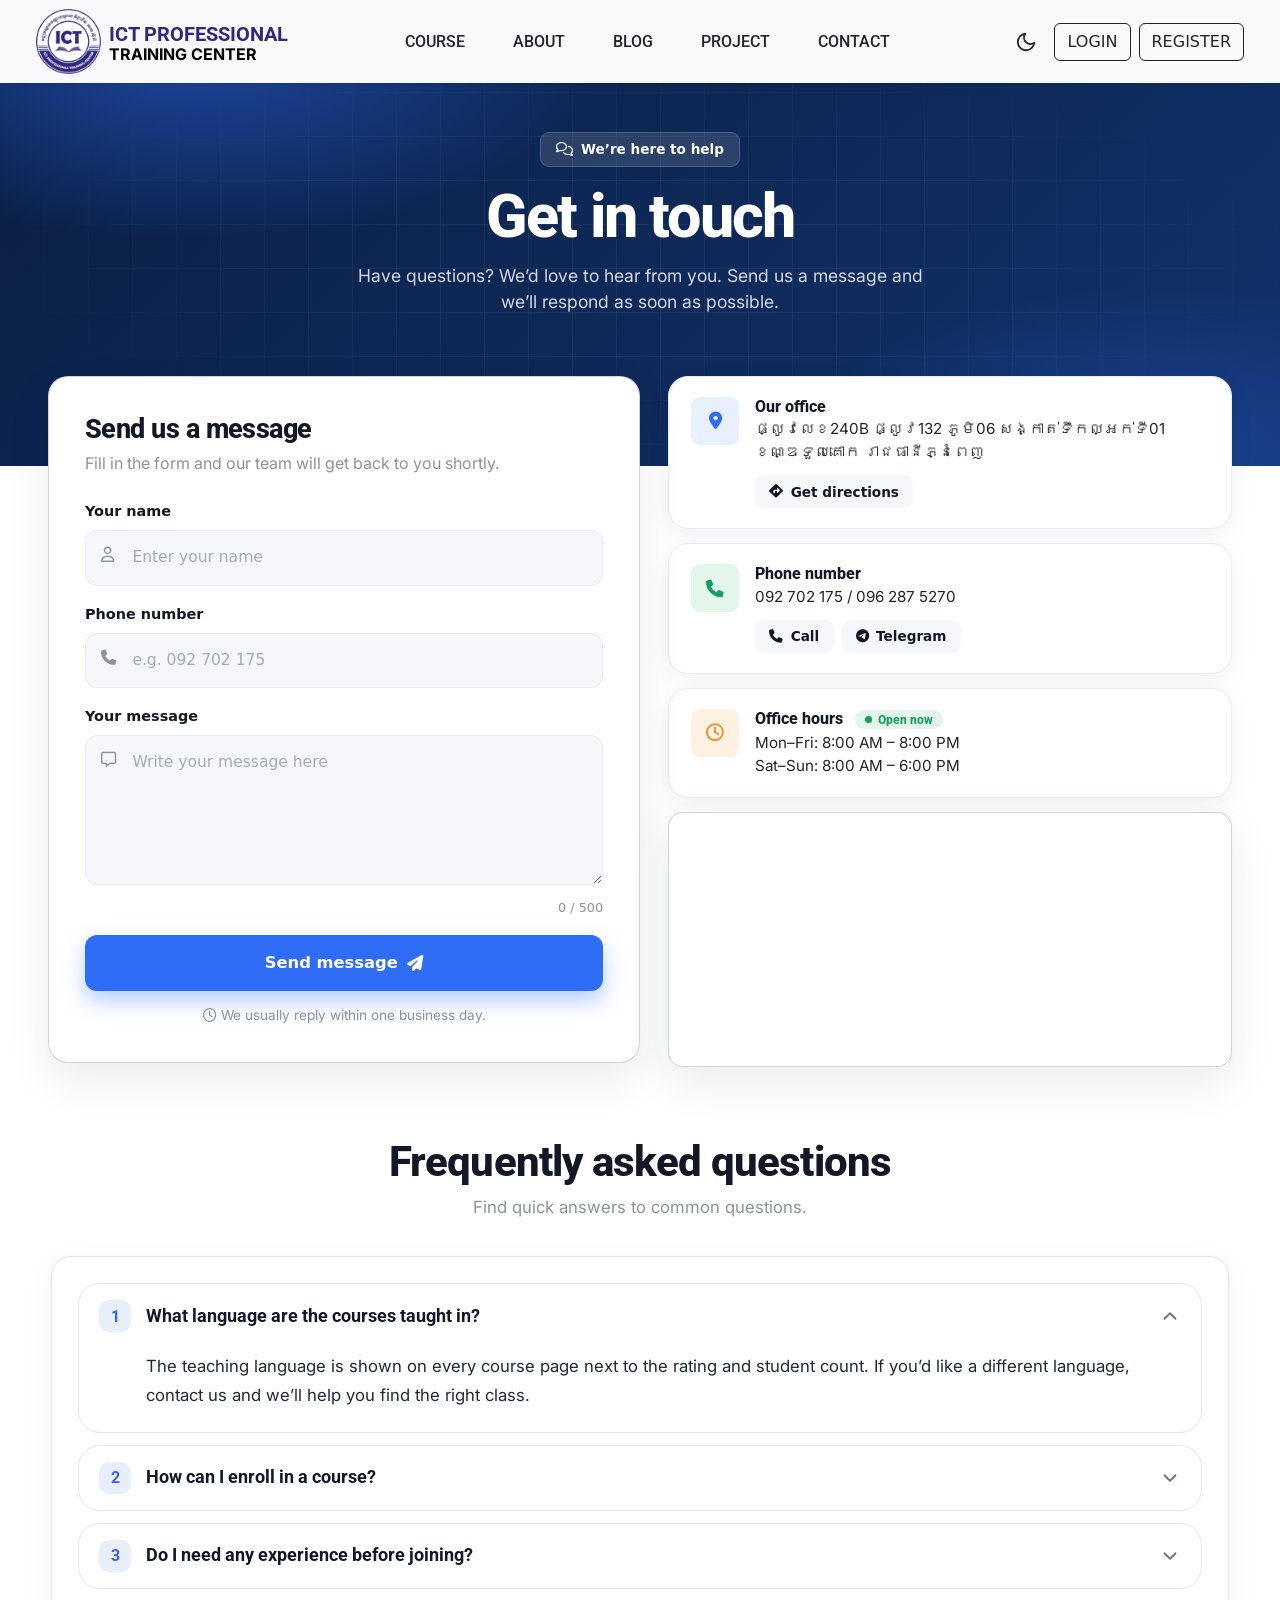
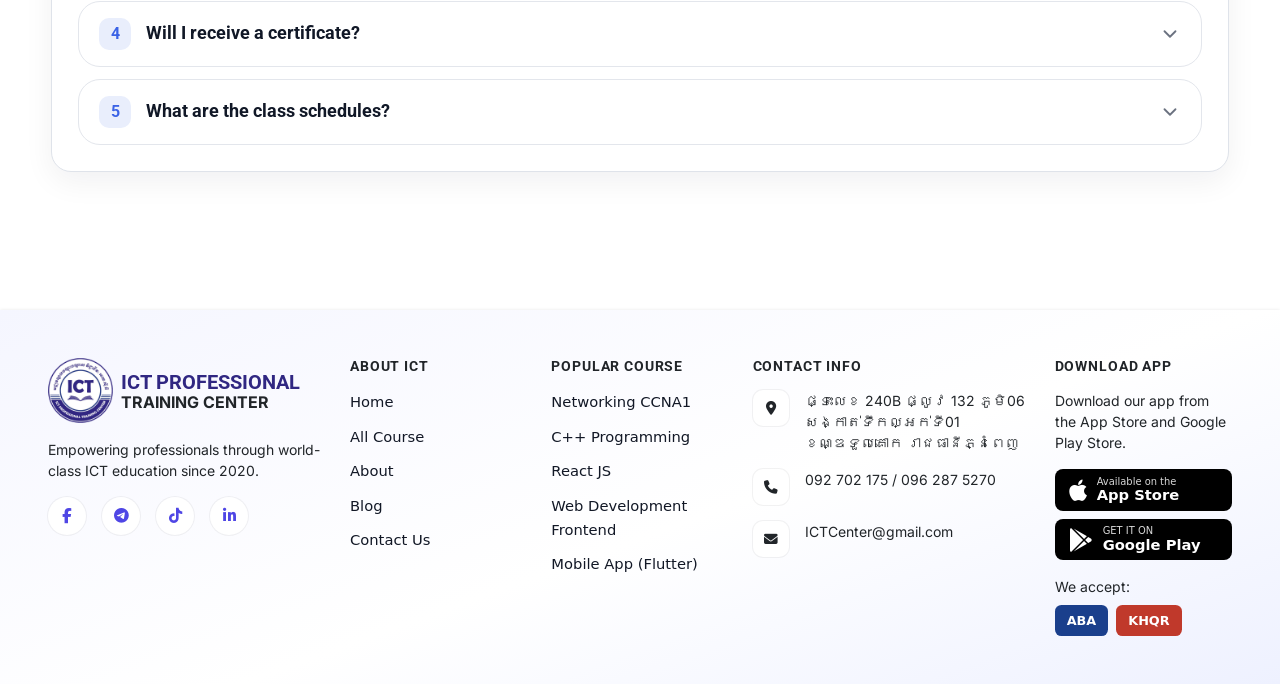
<file: contact.html>
<!doctype html>
<html lang="en" data-bs-theme="dark">
  <link>
    <meta charset="UTF-8" />
    <meta name="viewport" content="width=device-width, initial-scale=1.0" />
    <title>Course Detail</title>

    <!-- font -->
    <link rel="preconnect" href="https://fonts.googleapis.com">
    <link rel="preconnect" href="https://fonts.gstatic.com" crossorigin>
    <link href="https://fonts.googleapis.com/css2?family=Roboto:ital,wght@0,100..900;1,100..900&display=swap" rel="stylesheet">

    <!-- style -->
     <link href="./asset/css/style.css" rel="stylesheet">
     <link href="./asset/css/contact.css" rel="stylesheet">
      <link
        href="https://cdn.jsdelivr.net/npm/bootstrap@5.3.8/dist/css/bootstrap.min.css"
        rel="stylesheet"
        integrity="sha384-sRIl4kxILFvY47J16cr9ZwB07vP4J8+LH7qKQnuqkuIAvNWLzeN8tE5YBujZqJLB"
        crossorigin="anonymous"
      />

    <!-- icon -->
     <link rel="stylesheet" href="https://cdn.jsdelivr.net/npm/bootstrap-icons@1.11.3/font/bootstrap-icons.css">
     <link rel="stylesheet" href="https://cdnjs.cloudflare.com/ajax/libs/font-awesome/6.4.2/css/all.min.css" integrity="sha512-z3gLpd7yknf1YoNbCzqRKc4qyor8gaKU1qmn+CShxbuBusANI9QpRohGBreCFkKxLhei6S9CQXFEbbKuqLg0DA==" crossorigin="anonymous" referrerpolicy="no-referrer" />

  </head>
<body>
  <!-- navbar -->
  <header>
    <nav class="navbar navbar-expand-lg bg-body-tertiary py-1 px-4 fixed-top z-3 shadow-sm">
      <div class="container-fluid">
        <a class="navbar-brand align-middle" href="index.html">
          <div class="d-flex align-items-center">
            <img
              src="./asset/img/ICTLogo9.png"
              alt="Logo"
              width="65"
              height="65"
            />
            <div class="ms-2 lh-1">
              <h5 class="fw-bold logo-title-color mb-0">ICT PROFESSIONAL</h5>
              <p class="fs-6 mb-0 fw-bold">TRAINING CENTER</p>
            </div>
          </div>
        </a>

        <button
          class="navbar-toggler"
          type="button"
          data-bs-toggle="collapse"
          data-bs-target="#navbarSupportedContent"
          aria-controls="navbarSupportedContent"
          aria-expanded="false"
          aria-label="Toggle navigation"
        >
          <span class="navbar-toggler-icon"></span>
        </button>
        <div class="collapse navbar-collapse" id="navbarSupportedContent">
          <ul class="navbar-nav m-auto mb-2 mb-lg-0 title-font">

            <!-- Course with hover dropdown -->
            <li class="nav-item dropdown hover-dropdown">
            <a class="nav-link px-4 fs-6 text-dark fw-medium dropdown-toggle" href="course.html" role="button" aria-expanded="false">
              COURSE
            </a>
            <div class="dropdown-menu course-dropdown-menu">

              <div class="dropdown-item has-submenu">
                <span>Social</span>
                <svg class="chevron" viewBox="0 0 24 24" fill="none" stroke="currentColor" stroke-width="2" stroke-linecap="round" stroke-linejoin="round"><polyline points="9 18 15 12 9 6"></polyline></svg>
                <div class="submenu">
                  <a href="list-course.html" class="submenu-item">AI &amp; Machine Learning</a>
                  <a href="list-course.html" class="submenu-item">Digital Marketing</a>
                </div>
              </div>

              <div class="dropdown-item has-submenu">
                <span>Website</span>
                <svg class="chevron" viewBox="0 0 24 24" fill="none" stroke="currentColor" stroke-width="2" stroke-linecap="round" stroke-linejoin="round"><polyline points="9 18 15 12 9 6"></polyline></svg>
                <div class="submenu">
                  <a href="list-course.html" class="submenu-item">Frontend Development</a>
                  <a href="list-course.html" class="submenu-item">Backend Development</a>
                  <a href="list-course.html" class="submenu-item">WordPress</a>
                </div>
              </div>

              <div class="dropdown-item has-submenu">
                <span>Design</span>
                <svg class="chevron" viewBox="0 0 24 24" fill="none" stroke="currentColor" stroke-width="2" stroke-linecap="round" stroke-linejoin="round"><polyline points="9 18 15 12 9 6"></polyline></svg>
                <div class="submenu">
                  <a href="list-course.html" class="submenu-item">UI/UX Design</a>
                  <a href="list-course.html" class="submenu-item">Graphic Design</a>
                </div>
              </div>

              <div class="dropdown-item has-submenu">
                <span>Programming</span>
                <svg class="chevron" viewBox="0 0 24 24" fill="none" stroke="currentColor" stroke-width="2" stroke-linecap="round" stroke-linejoin="round"><polyline points="9 18 15 12 9 6"></polyline></svg>
                <div class="submenu">
                  <a href="list-course.html" class="submenu-item">Python</a>
                  <a href="list-course.html" class="submenu-item">Java</a>
                  <a href="list-course.html" class="submenu-item">C++</a>
                </div>
              </div>

              <div class="dropdown-item has-submenu">
                <span>Data</span>
                <svg class="chevron" viewBox="0 0 24 24" fill="none" stroke="currentColor" stroke-width="2" stroke-linecap="round" stroke-linejoin="round"><polyline points="9 18 15 12 9 6"></polyline></svg>
                <div class="submenu">
                  <a href="list-course.html" class="submenu-item">Data Analysis</a>
                  <a href="list-course.html" class="submenu-item">Database Management</a>
                </div>
              </div>

              <div class="dropdown-item has-submenu">
                <span>Office</span>
                <svg class="chevron" viewBox="0 0 24 24" fill="none" stroke="currentColor" stroke-width="2" stroke-linecap="round" stroke-linejoin="round"><polyline points="9 18 15 12 9 6"></polyline></svg>
                <div class="submenu">
                  <a href="list-course.html" class="submenu-item">Microsoft Word</a>
                  <a href="list-course.html" class="submenu-item">Excel</a>
                  <a href="list-course.html" class="submenu-item">PowerPoint</a>
                </div>
              </div>

              <div class="dropdown-item has-submenu">
                <span>Networking</span>
                <svg class="chevron" viewBox="0 0 24 24" fill="none" stroke="currentColor" stroke-width="2" stroke-linecap="round" stroke-linejoin="round"><polyline points="9 18 15 12 9 6"></polyline></svg>
                <div class="submenu">
                  <a href="list-course.html" class="submenu-item">CCNA</a>
                  <a href="list-course.html" class="submenu-item">Network Security</a>
                </div>
              </div>

            </div>
            </li>

            <li class="nav-item">
              <a class="nav-link px-4 fs-6 text-dark fw-medium" href="about.html">ABOUT</a>
            </li>
            <li class="nav-item">
              <a class="nav-link px-4 fs-6 text-dark fw-medium" href="blog.html">BLOG</a>
            </li>
            <li class="nav-item">
              <a class="nav-link px-4 fs-6 text-dark fw-medium" href="project.html">PROJECT</a>
            </li>
            <li class="nav-item">
              <a class="nav-link px-4 fs-6 text-dark fw-medium" href="contact.html">CONTACT</a>
            </li>
          </ul>

  <!-- dark mode -->
  <!-- Group theme toggle + login + register together -->
          <div class="d-flex align-items-center gap-2 mobile-action-row ms-3">
            <button class="theme-toggle-btn log-reg-btn-hover" id="themeToggle" aria-label="Toggle dark mode">
              <svg class="icon-moon" viewBox="0 0 24 24" fill="none" stroke="currentColor" stroke-width="2" stroke-linecap="round" stroke-linejoin="round">
                <path d="M21 12.79A9 9 0 1 1 11.21 3 7 7 0 0 0 21 12.79z"></path>
              </svg>
              <svg class="icon-sun" viewBox="0 0 24 24" fill="none" stroke="currentColor" stroke-width="2" stroke-linecap="round" stroke-linejoin="round">
                <circle cx="12" cy="12" r="5"></circle>
                <line x1="12" y1="1" x2="12" y2="3"></line>
                <line x1="12" y1="21" x2="12" y2="23"></line>
                <line x1="4.22" y1="4.22" x2="5.64" y2="5.64"></line>
                <line x1="18.36" y1="18.36" x2="19.78" y2="19.78"></line>
                <line x1="1" y1="12" x2="3" y2="12"></line>
                <line x1="21" y1="12" x2="23" y2="12"></line>
                <line x1="4.22" y1="19.78" x2="5.64" y2="18.36"></line>
                <line x1="18.36" y1="5.64" x2="19.78" y2="4.22"></line>
              </svg>
            </button>

            <button type="button" class="btn btn-outline-dark rounded-2 log-reg-btn-hover fw-medium">LOGIN</button>
            <button type="button" class="btn btn-outline-dark rounded-2 log-reg-btn-hover fw-medium">REGISTER</button>
          </div>
        </div>
    </nav>
  </header>


<header class="hero mt-5">
  <div class="wrap">
    <span class="eyebrow"><i class="fa-regular fa-comments"></i> We’re here to help</span>
    <h1>Get in touch</h1>
    <p>Have questions? We’d love to hear from you. Send us a message and we’ll respond as soon as possible.</p>
  </div>
</header>
 
<div class="wrap contact" id="contact">
 
  <!-- Form -->
  <section class="card form" id="formCard">
    <h2>Send us a message</h2>
    <p class="sub">Fill in the form and our team will get back to you shortly.</p>
 
    <form id="contactForm" novalidate>
      <div class="field">
        <label for="name">Your name</label>
        <div class="control"><i class="fa-regular fa-user"></i><input id="name" name="name" type="text" placeholder="Enter your name" autocomplete="name" required></div>
        <span class="msg">Please enter your name.</span>
      </div>
      <div class="field">
        <label for="phone">Phone number</label>
        <div class="control"><i class="fa-solid fa-phone"></i><input id="phone" name="phone" type="tel" placeholder="e.g. 092 702 175" autocomplete="tel" inputmode="tel" required></div>
        <span class="msg">Enter a valid phone number (8–15 digits).</span>
      </div>
      <div class="field">
        <label for="message">Your message</label>
        <div class="control"><i class="fa-regular fa-message"></i><textarea id="message" name="message" maxlength="500" placeholder="Write your message here" required></textarea></div>
        <span class="msg">Please write a short message (at least 10 characters).</span>
        <div class="count"><span id="cnt">0</span> / 500</div>
      </div>
      <button class="send" id="sendBtn" type="submit"><span>Send message</span> <i class="fa-solid fa-paper-plane"></i></button>
      <p class="note"><i class="fa-regular fa-clock"></i> We usually reply within one business day.</p>
    </form>
 
    <div class="success" role="status">
      <div class="ok"><i class="fa-solid fa-check"></i></div>
      <h3>Message sent!</h3>
      <p>Thank you for reaching out. We’ll contact you soon.</p>
      <button type="button" id="again">Send another message</button>
    </div>
  </section>
 
  <!-- Info -->
  <aside class="info">
    <div class="info-card">
      <span class="ico blue"><i class="fa-solid fa-location-dot"></i></span>
      <div>
        <h3>Our office</h3>
        <p>ផ្លូវលេខ240B ផ្លូវ132 ភូមិ06 សង្កាត់ទឹកល្អក់ទី01 ខណ្ឌទួលគោក រាជធានីភ្នំពេញ</p>
        <div class="links"><a class="pill" href="https://www.google.com/maps/place/ICT+Professional+Training+Center/@11.56547,104.8891913,1112m/data=!3m2!1e3!4b1!4m6!3m5!1s0x310951ce20dd45cf:0x72d1ef705f4b4029!8m2!3d11.5654648!4d104.8917662!16s%2Fg%2F11zf607r9b?entry=ttu&g_ep=EgoyMDI2MTAxOS4wIKXMDSoASAFQAw%3D%3D" target="_blank" rel="noopener"><i class="fa-solid fa-diamond-turn-right"></i> Get directions</a></div>
      </div>
    </div>
    <div class="info-card">
      <span class="ico green"><i class="fa-solid fa-phone"></i></span>
      <div>
        <h3>Phone number</h3>
        <p>092 702 175 / 096 287 5270</p>
        <div class="links">
          <a class="pill" href="tel:+85592702175"><i class="fa-solid fa-phone"></i> Call</a>
          <a class="pill" href="https://t.me/+85592702175" target="_blank" rel="noopener"><i class="fa-brands fa-telegram"></i> Telegram</a>
        </div>
      </div>
    </div>
    <div class="info-card">
      <span class="ico amber"><i class="fa-regular fa-clock"></i></span>
      <div>
        <h3>Office hours <span class="open off" id="openState">Closed</span></h3>
        <p>Mon–Fri: 8:00 AM – 8:00 PM<br>Sat–Sun: 8:00 AM – 6:00 PM</p>
      </div>
    </div>
    <div class="card map">
      <!-- Replace the q= value with your exact address or use the Share → Embed link from Google Maps -->
     <iframe src="https://www.google.com/maps/embed?pb=!1m18!1m12!1m3!1d4840.206208360032!2d104.88919127586719!3d11.565470044142696!2m3!1f0!2f0!3f0!3m2!1i1024!2i768!4f13.1!3m3!1m2!1s0x310951ce20dd45cf%3A0x72d1ef705f4b4029!2sICT%20Professional%20Training%20Center!5e1!3m2!1sen!2skh!4v1792684504729!5m2!1sen!2skh" width="600" height="450" style="border:0;" allowfullscreen="" loading="lazy" referrerpolicy="strict-origin-when-cross-origin"></iframe>
    </div>
  </aside>
</div>
 
<!-- ===================== FAQ HTML ===================== -->
<section class="fq-section" id="faq">
  <div class="fq-head">
    <h2>Frequently asked questions</h2>
    <p>Find quick answers to common questions.</p>
  </div>
 
  <div class="fq-card">
 
    <div class="fq-item is-open">
      <h3 class="fq-h"><button type="button" class="fq-btn" id="fq-b1" aria-expanded="true" aria-controls="fq-a1">
        <span class="fq-num">1</span><span class="fq-title">What language are the courses taught in?</span>
        <svg class="fq-chev" viewBox="0 0 24 24" aria-hidden="true"><path d="M6 9l6 6 6-6"/></svg>
      </button></h3>
      <div class="fq-panel" id="fq-a1" role="region" aria-labelledby="fq-b1"><div class="fq-inner"><p>The teaching language is shown on every course page next to the rating and student count. If you’d like a different language, contact us and we’ll help you find the right class.</p></div></div>
    </div>
 
    <div class="fq-item">
      <h3 class="fq-h"><button type="button" class="fq-btn" id="fq-b2" aria-expanded="false" aria-controls="fq-a2">
        <span class="fq-num">2</span><span class="fq-title">How can I enroll in a course?</span>
        <svg class="fq-chev" viewBox="0 0 24 24" aria-hidden="true"><path d="M6 9l6 6 6-6"/></svg>
      </button></h3>
      <div class="fq-panel" id="fq-a2" role="region" aria-labelledby="fq-b2"><div class="fq-inner"><p>Open the course you like and press <b>Enroll now</b>, or contact us by phone or Telegram. We’ll confirm your schedule and complete the registration with you.</p></div></div>
    </div>
 
    <div class="fq-item">
      <h3 class="fq-h"><button type="button" class="fq-btn" id="fq-b3" aria-expanded="false" aria-controls="fq-a3">
        <span class="fq-num">3</span><span class="fq-title">Do I need any experience before joining?</span>
        <svg class="fq-chev" viewBox="0 0 24 24" aria-hidden="true"><path d="M6 9l6 6 6-6"/></svg>
      </button></h3>
      <div class="fq-panel" id="fq-a3" role="region" aria-labelledby="fq-b3"><div class="fq-inner"><p>Most beginner courses only need basic computer skills and a laptop with internet access. Requirements are listed on each course page.</p></div></div>
    </div>
 
    <div class="fq-item">
      <h3 class="fq-h"><button type="button" class="fq-btn" id="fq-b4" aria-expanded="false" aria-controls="fq-a4">
        <span class="fq-num">4</span><span class="fq-title">Will I receive a certificate?</span>
        <svg class="fq-chev" viewBox="0 0 24 24" aria-hidden="true"><path d="M6 9l6 6 6-6"/></svg>
      </button></h3>
      <div class="fq-panel" id="fq-a4" role="region" aria-labelledby="fq-b4"><div class="fq-inner"><p>Yes. Students who complete a course receive a Certificate of Completion.</p></div></div>
    </div>
 
    <div class="fq-item">
      <h3 class="fq-h"><button type="button" class="fq-btn" id="fq-b5" aria-expanded="false" aria-controls="fq-a5">
        <span class="fq-num">5</span><span class="fq-title">What are the class schedules?</span>
        <svg class="fq-chev" viewBox="0 0 24 24" aria-hidden="true"><path d="M6 9l6 6 6-6"/></svg>
      </button></h3>
      <div class="fq-panel" id="fq-a5" role="region" aria-labelledby="fq-b5"><div class="fq-inner"><p>Each course lists its weekly schedule, including weekday evening and weekend options, along with the total number of hours.</p></div></div>
    </div>
 
  </div>
</section>

 



  <!-- footer -->
  <footer class="site-footer py-5 mt-5">
    <div class="container-fluid px-4 px-md-5">
      <div class="row g-4">

        <!-- Brand -->
        <div class="col-12 col-md-6 col-lg-3">
          <a class="navbar-brand align-middle" href="index.html">
        <div class="d-flex align-items-center">
          <img
            src="./asset/img/ICTLogo9.png"
            alt="Logo"
            width="65"
            height="65"
          />
          <div class="ms-2 lh-1">
            <h5 class="fw-bold logo-title-color mb-0">ICT PROFESSIONAL</h5>
            <p class="fs-6 mb-0 fw-bold">TRAINING CENTER</p>
          </div>
        </div>
      </a>
          <p class="small my-3" style="color: var(--sub);">
            Empowering professionals through world-class ICT education since 2020.
          </p>
          <div class="d-flex gap-3 footer-socials">
            <a href="#" aria-label="Facebook"><i class="fa-brands fa-facebook-f"></i></a>
            <a href="#" aria-label="Telegram"><i class="fa-brands fa-telegram"></i></a>
            <a href="#" aria-label="TikTok"><i class="fa-brands fa-tiktok"></i></a>
            <a href="#" aria-label="LinkedIn"><i class="fa-brands fa-linkedin-in"></i></a>
          </div>
        </div>

        <!-- About -->
        <div class="col-6 col-md-3 col-lg-2">
          <h6 class="fw-bold text-uppercase small mb-3" style="letter-spacing: .06em;">About ICT</h6>
          <ul class="list-unstyled footer-links">
            <li><a href="#">Home</a></li>
            <li><a href="#">All Course</a></li>
            <li><a href="#">About</a></li>
            <li><a href="#">Blog</a></li>
            <li><a href="#">Contact Us</a></li>
          </ul>
        </div>

        <!-- Popular Courses -->
        <div class="col-6 col-md-3 col-lg-2">
          <h6 class="fw-bold text-uppercase small mb-3" style="letter-spacing: .06em;">Popular Course</h6>
          <ul class="list-unstyled footer-links">
            <li><a href="#">Networking CCNA1</a></li>
            <li><a href="#">C++ Programming</a></li>
            <li><a href="#">React JS</a></li>
            <li><a href="#">Web Development Frontend</a></li>
            <li><a href="#">Mobile App (Flutter)</a></li>
          </ul>
        </div>

        <!-- Contact Info -->
        <div class="col-12 col-md-6 col-lg-3">
          <h6 class="fw-bold text-uppercase small mb-3" style="letter-spacing: .06em;">Contact Info</h6>
          <div class="d-flex gap-3 mb-3">
            <span class="footer-icon"><i class="fa-solid fa-location-dot"></i></span>
            <p class="small mb-0" style="color: var(--sub);">
              ផ្ទះលេខ 240B ផ្លូវ 132 ភូមិ06<br>
              សង្កាត់ទឹកល្អក់ទី01<br>
              ខណ្ឌទួលគោក រាជធានីភ្នំពេញ
            </p>
          </div>
          <div class="d-flex gap-3 mb-3">
            <span class="footer-icon"><i class="fa-solid fa-phone"></i></span>
            <p class="small mb-0" style="color: var(--sub);">092 702 175 / 096 287 5270</p>
          </div>
          <div class="d-flex gap-3">
            <span class="footer-icon"><i class="fa-solid fa-envelope"></i></span>
            <p class="small mb-0" style="color: var(--sub);">ICTCenter@gmail.com</p>
          </div>
        </div>

        <!-- Download App -->
        <div class="col-12 col-lg-2">
          <h6 class="fw-bold text-uppercase small mb-3" style="letter-spacing: .06em;">Download App</h6>
          <p class="small mb-3" style="color: var(--sub);">
            Download our app from the App Store and Google Play Store.
          </p>
          <div class="d-flex flex-column gap-2 mb-3">
            <a href="#" class="store-badge">
              <i class="fa-brands fa-apple"></i>
              <span>
                <small>Available on the</small>
                <strong>App Store</strong>
              </span>
            </a>
            <a href="#" class="store-badge">
              <i class="fa-brands fa-google-play"></i>
              <span>
                <small>GET IT ON</small>
                <strong>Google Play</strong>
              </span>
            </a>
          </div>
          <p class="small mb-2" style="color: var(--sub);">We accept:</p>
          <div class="d-flex gap-2">
            <span class="pay-badge pay-aba">ABA</span>
            <span class="pay-badge pay-khqr">KHQR</span>
          </div>
        </div>

      </div>
    </div>
  </footer>

</body>

<script
      src="https://cdn.jsdelivr.net/npm/bootstrap@5.3.8/dist/js/bootstrap.bundle.min.js"
      integrity="sha384-FKyoEForCGlyvwx9Hj09JcYn3nv7wiPVlz7YYwJrWVcXK/BmnVDxM+D2scQbITxI"
      crossorigin="anonymous"
></script>
<script src="./asset/js/darkmood.js"></script>
<script src="./asset/js/stats.js"></script>


 
<script>
  /* ---------- Form ---------- */
  const form = document.getElementById('contactForm'), card = document.getElementById('formCard');
  const msg = document.getElementById('message'), cnt = document.getElementById('cnt'), btn = document.getElementById('sendBtn');
  msg.addEventListener('input', () => cnt.textContent = msg.value.length);
 
  const rules = {
    name: v => v.trim().length >= 2,
    phone: v => { const d = v.replace(/\D/g, ''); return d.length >= 8 && d.length <= 15; },
    message: v => v.trim().length >= 10
  };
  function check(el) {
    const ok = rules[el.name](el.value);
    el.closest('.field').classList.toggle('err', !ok);
    return ok;
  }
  form.querySelectorAll('input, textarea').forEach(el => {
    el.addEventListener('blur', () => check(el));
    el.addEventListener('input', () => el.closest('.field').classList.contains('err') && check(el));
  });
 
  form.addEventListener('submit', async e => {
    e.preventDefault();
    const fields = [...form.querySelectorAll('input, textarea')];
    const bad = fields.filter(el => !check(el));
    if (bad.length) { bad[0].focus(); return; }
 
    btn.disabled = true;
    btn.innerHTML = '<i class="fa-solid fa-spinner fa-spin"></i> Sending…';
    try {
      /* TODO: send to your backend, e.g.
         await fetch('/api/contact', { method: 'POST', headers: {'Content-Type':'application/json'},
           body: JSON.stringify(Object.fromEntries(new FormData(form))) }); */
      await new Promise(r => setTimeout(r, 900));
      card.classList.add('sent');
      form.reset(); cnt.textContent = 0;
    } catch (err) {
      alert('Sorry, something went wrong. Please try again or call us.');
    } finally {
      btn.disabled = false;
      btn.innerHTML = '<span>Send message</span> <i class="fa-solid fa-paper-plane"></i>';
    }
  });
  document.getElementById('again').addEventListener('click', () => { card.classList.remove('sent'); document.getElementById('name').focus(); });
 
  /* ---------- Open / closed badge (Phnom Penh time, UTC+7) ---------- */
  (function () {
    const now = new Date(Date.now() + (new Date().getTimezoneOffset() + 420) * 60000);
    const day = now.getDay(), mins = now.getHours() * 60 + now.getMinutes();
    const close = (day === 0 || day === 6) ? 18 * 60 : 20 * 60;
    const isOpen = mins >= 8 * 60 && mins < close;
    const el = document.getElementById('openState');
    el.textContent = isOpen ? 'Open now' : 'Closed';
    el.className = 'open ' + (isOpen ? 'on' : 'off');
  })();
 
  /* ---------- FAQ accordion (one open at a time) ---------- */
  const items = [...document.querySelectorAll('.q')];
  items.forEach(q => q.querySelector('button').addEventListener('click', () => {
    const willOpen = !q.classList.contains('open');
    items.forEach(o => { o.classList.remove('open'); o.querySelector('button').setAttribute('aria-expanded', 'false'); });
    if (willOpen) { q.classList.add('open'); q.querySelector('button').setAttribute('aria-expanded', 'true'); }
  }));



  // FQA
  document.querySelectorAll('.fq-card').forEach(function (card) {
    card.addEventListener('click', function (e) {
      var btn = e.target.closest('.fq-btn');
      if (!btn) return;
      var item = btn.closest('.fq-item');
      var willOpen = !item.classList.contains('is-open');
      // one open at a time (delete these 4 lines to allow several open together)
      card.querySelectorAll('.fq-item.is-open').forEach(function (o) {
        o.classList.remove('is-open');
        o.querySelector('.fq-btn').setAttribute('aria-expanded', 'false');
      });
      if (willOpen) {
        item.classList.add('is-open');
        btn.setAttribute('aria-expanded', 'true');
      }
    });
  });
</script>
 

</html>
</file>
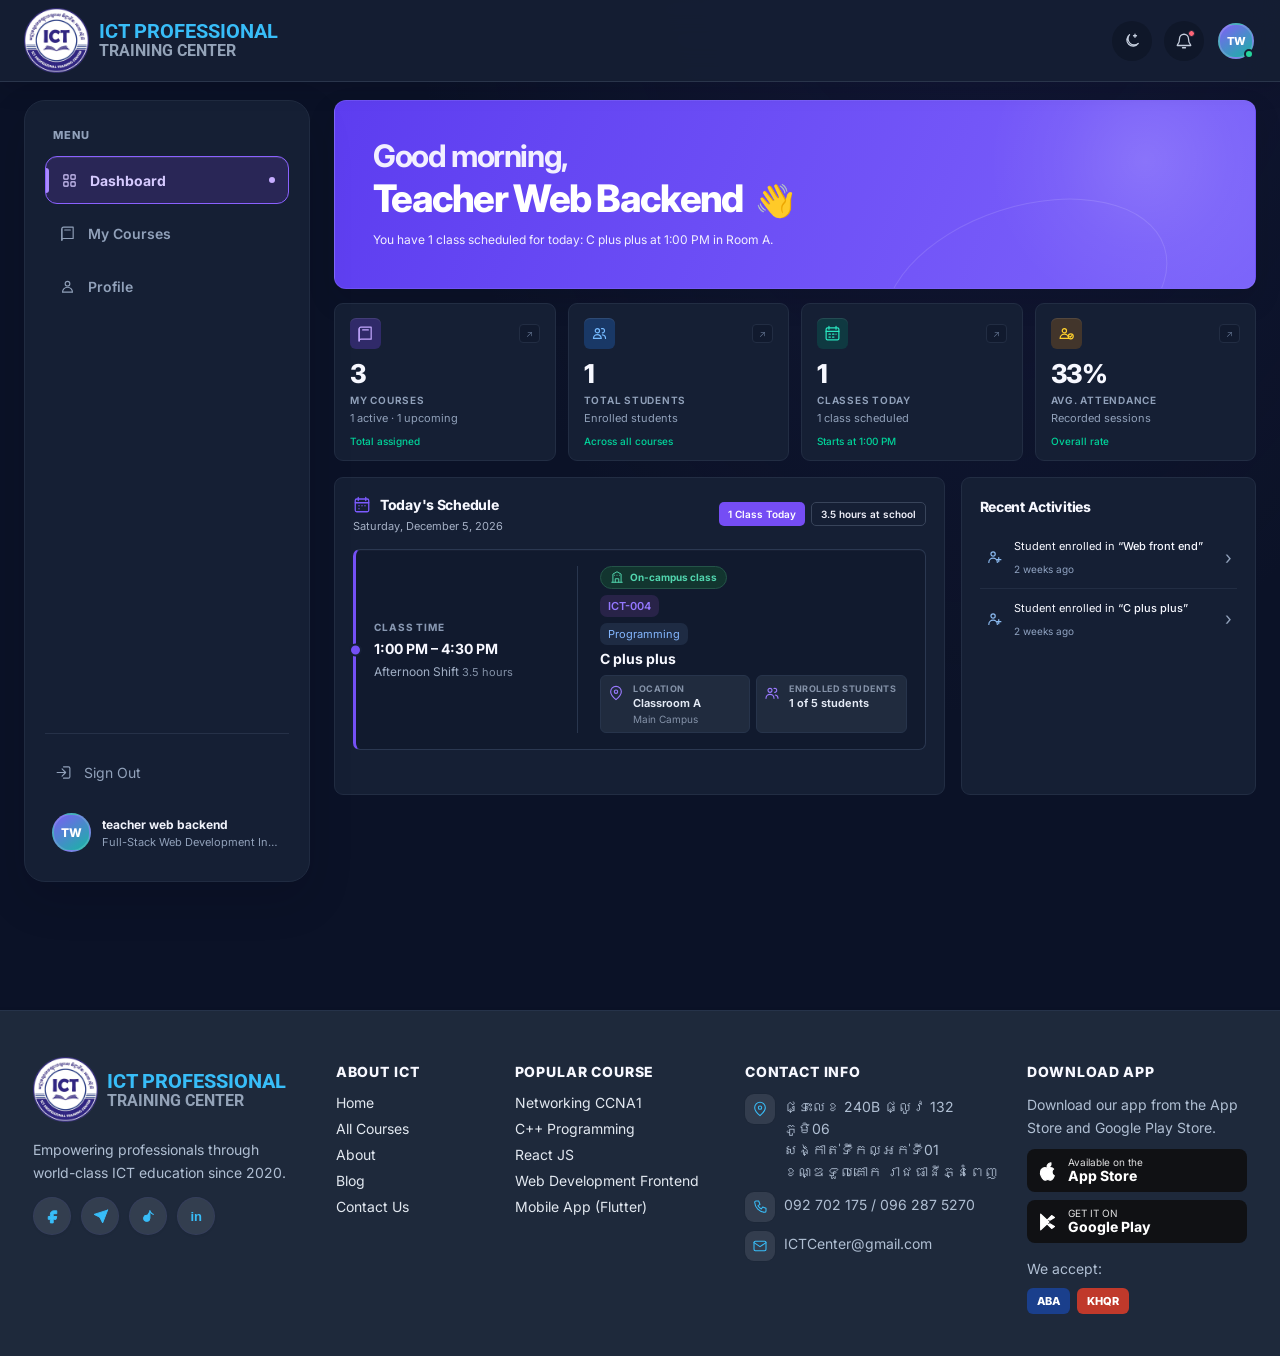
<file: teacher-dashboard/teacher-dashboard.html>
<!doctype html>
<html lang="en">

<head>
    <meta charset="UTF-8" />
    <meta name="viewport" content="width=device-width, initial-scale=1.0" />
    <meta name="theme-color" content="#0b1227" />
    <title>Teacher Dashboard | ICT Professional Training Center</title>
    <link rel="preconnect" href="https://fonts.googleapis.com" />
    <link rel="preconnect" href="https://fonts.gstatic.com" crossorigin />
    <link href="https://fonts.googleapis.com/css2?family=Inter:wght@400;500;600;700;800&family=Roboto:wght@400;500;700;800&display=swap" rel="stylesheet" />
    <link rel="stylesheet" href="../asset/css/teacher-dashboard/teacher-dashboard.css" />
    <!-- Feature scripts load in dependency order; the last script starts the dashboard. -->
    <script src="../asset/js/teacher-dashboard/teacher-dashboard-core.js" defer></script>
    <script src="../asset/js/teacher-dashboard/teacher-dashboard-toolbar.js" defer></script>
    <script src="../asset/js/teacher-dashboard/teacher-dashboard-overview.js" defer></script>
    <script src="../asset/js/teacher-dashboard/teacher-dashboard-courses.js" defer></script>
    <script src="../asset/js/teacher-dashboard/teacher-dashboard-attendance.js" defer></script>
    <script src="../asset/js/teacher-dashboard/teacher-dashboard-course-details.js" defer></script>
    <script src="../asset/js/teacher-dashboard/teacher-dashboard-profile.js" defer></script>
    <script src="../asset/js/teacher-dashboard/teacher-dashboard.js" defer></script>
</head>

<body>
    <!-- Header and toolbar -->
    <header class="topbar" aria-label="Dashboard toolbar">
        <a class="topbar-brand" href="../index.html" aria-label="ICT Professional Training Center dashboard">
            <img src="../asset/img/ICTLogo9.png" alt="ICT Professional Training Center logo" />
            <span class="topbar-brand-copy"><strong class="logo-title-color">ICT PROFESSIONAL</strong><small>TRAINING
                    CENTER</small></span>
        </a>
        <button class="mobile-menu-button" id="menuToggle" type="button" aria-label="Open navigation"
            aria-expanded="false">
            <svg viewBox="0 0 24 24" aria-hidden="true">
                <path d="M4 6h16M4 12h16M4 18h16" />
            </svg>
        </button>
        <div class="topbar-spacer"></div>
        <div class="toolbar-menu-wrap toolbar-action-wrap theme-wrap">
            <button class="toolbar-icon-button" id="themeToggle" type="button" aria-label="Switch to light theme"
                title="Switch theme">
                <svg class="moon-icon" viewBox="0 0 24 24" aria-hidden="true">
                    <path d="M20.4 15.3A8.3 8.3 0 0 1 8.7 3.6 8.4 8.4 0 1 0 20.4 15.3Z" />
                    <path d="M16 3v4M14 5h4" />
                </svg>
                <svg class="sun-icon" viewBox="0 0 24 24" aria-hidden="true">
                    <circle cx="12" cy="12" r="4" />
                    <path
                        d="M12 2v2m0 16v2M4.9 4.9l1.4 1.4m11.4 11.4 1.4 1.4M2 12h2m16 0h2M4.9 19.1l1.4-1.4M17.7 6.3l1.4-1.4" />
                </svg>
            </button>
        </div>
        <div class="toolbar-menu-wrap toolbar-action-wrap notifications-wrap">
            <button class="toolbar-icon-button notification-trigger" id="notificationToggle" type="button"
                aria-label="Notifications" aria-expanded="false" aria-controls="notificationMenu" title="Notifications">
                <svg viewBox="0 0 24 24" aria-hidden="true">
                    <path d="M18 9a6 6 0 0 0-12 0c0 7-3 7-3 9h18c0-2-3-2-3-9M10 21h4" />
                </svg><i class="notification-dot"></i>
            </button>
            <div class="toolbar-popover notification-popover" id="notificationMenu" hidden>
                <div class="notification-heading">
                    <strong>Notifications</strong><span>2 new</span>
                </div>
                <div class="notification-item">
                    <span class="notification-mark">＋</span><span><strong>New student enrollment</strong><small>Web
                            front end · 2 weeks ago</small></span>
                </div>
                <div class="notification-item">
                    <span class="notification-mark">＋</span><span><strong>New student enrollment</strong><small>C plus
                            plus · 2 weeks ago</small></span>
                </div>
            </div>
        </div>
        <div class="toolbar-menu-wrap toolbar-action-wrap profile-menu-wrap">
            <button class="topbar-profile" id="topbarProfile" type="button" aria-label="Open profile menu"
                aria-expanded="false" aria-controls="profileMenu" title="Teacher Web Backend">
                <span class="topbar-avatar">TW</span><i class="online-dot"></i>
            </button>
            <div class="profile-popover" id="profileMenu" hidden>
                <div class="profile-menu-identity">
                    <span class="profile-menu-avatar" aria-hidden="true">TW<i></i></span>
                    <span class="profile-menu-copy">
                        <strong id="profileMenuName">teacher web backend</strong>
                        <small id="profileMenuEmail">teacher@gmail.com</small>
                    </span>
                </div>
                <div class="profile-menu-links">
                    <button type="button" data-profile-view="dashboard">
                        <svg viewBox="0 0 24 24" aria-hidden="true"><path d="m3 10 9-7 9 7v10a1 1 0 0 1-1 1h-6v-7h-4v7H4a1 1 0 0 1-1-1z" /></svg>
                        <span>Dashboard</span>
                    </button>
                    <button type="button" data-profile-view="profile">
                        <svg viewBox="0 0 24 24" aria-hidden="true"><circle cx="12" cy="8" r="4" /><path d="M4 21a8 8 0 0 1 16 0" /></svg>
                        <span>Profile</span>
                    </button>
                </div>
                <div class="profile-menu-signout">
                    <button id="profileMenuSignOut" type="button">
                        <svg viewBox="0 0 24 24" aria-hidden="true"><path d="M10 17l5-5-5-5M15 12H3" /><path d="M12 4h7a2 2 0 0 1 2 2v12a2 2 0 0 1-2 2h-7" /></svg>
                        <span>Sign Out</span>
                    </button>
                </div>
            </div>
        </div>
    </header>
    <div class="app-shell">
        <!-- Teacher navigation -->
        <aside class="sidebar" id="sidebar" aria-label="Main navigation">
            <div class="side-top">
                <p class="eyebrow">Menu</p>
                <nav class="nav-list" aria-label="Dashboard pages">
                    <button class="nav-link is-active" type="button" data-view="dashboard" aria-current="page">
                        <svg viewBox="0 0 24 24" aria-hidden="true">
                            <rect x="4" y="4" width="6" height="6" rx="1" />
                            <rect x="14" y="4" width="6" height="6" rx="1" />
                            <rect x="4" y="14" width="6" height="6" rx="1" />
                            <rect x="14" y="14" width="6" height="6" rx="1" />
                        </svg>
                        <span>Dashboard</span><i class="active-dot"></i>
                    </button>
                    <button class="nav-link" type="button" data-view="courses">
                        <svg viewBox="0 0 24 24" aria-hidden="true">
                            <path d="M4 5.5A2.5 2.5 0 0 1 6.5 3H20v16H6.5A2.5 2.5 0 0 0 4 21.5z" />
                            <path d="M4 5.5v16M8 7h8" />
                        </svg>
                        <span>My Courses</span>
                    </button>
                    <button class="nav-link" type="button" data-view="profile">
                        <svg viewBox="0 0 24 24" aria-hidden="true">
                            <circle cx="12" cy="8" r="3.3" />
                            <path d="M5 20a7 7 0 0 1 14 0z" />
                        </svg>
                        <span>Profile</span>
                    </button>
                </nav>
            </div>

            <div class="side-bottom">
                <button class="sign-out" id="signOut" type="button">
                    <svg viewBox="0 0 24 24" aria-hidden="true">
                        <path d="M10 17l5-5-5-5M15 12H3" />
                        <path d="M12 4h7a2 2 0 0 1 2 2v12a2 2 0 0 1-2 2h-7" />
                    </svg>
                    <span>Sign Out</span>
                </button>
                <div class="teacher-identity">
                    <div class="avatar" aria-hidden="true">TW</div>
                    <div class="identity-copy">
                        <strong>Teacher Web Backend</strong><span>Full-Stack Web Development Instructor</span>
                    </div>
                </div>
            </div>
        </aside>
        <main class="main-content">
            <!-- Dashboard overview -->
            <section class="view is-visible" id="dashboardView" data-page="dashboard" aria-labelledby="welcomeTitle">
                <header class="welcome-banner">
                    <div class="welcome-copy">
                        <p id="greeting">Good afternoon,</p>
                        <h1 id="welcomeTitle">
                            Teacher Web Backend
                            <span class="wave" aria-hidden="true">👋</span>
                        </h1>
                        <p class="welcome-subtitle">
                            You have 1 class scheduled for today: C plus plus at 1:00 PM in
                            Room A.
                        </p>
                    </div>
                    <div class="banner-orb" aria-hidden="true"></div>
                </header>

                <section class="stats-grid" aria-label="Teaching overview">
                    <article class="stat-card stat-purple">
                        <div class="stat-top">
                            <span class="stat-icon"><svg viewBox="0 0 24 24" aria-hidden="true">
                                    <path d="M3 5.5A2.5 2.5 0 0 1 5.5 3H20v17H5.5A2.5 2.5 0 0 0 3 22.5z" />
                                    <path d="M3 5.5v17M8 7h8" />
                                </svg></span><span class="trend">↗</span>
                        </div>
                        <strong class="stat-value">3</strong>
                        <h2>My Courses</h2>
                        <p class="stat-detail">1 active · 1 upcoming</p>
                        <span class="stat-foot">Total assigned</span>
                    </article>
                    <article class="stat-card stat-blue">
                        <div class="stat-top">
                            <span class="stat-icon"><svg viewBox="0 0 24 24" aria-hidden="true">
                                    <circle cx="9" cy="8" r="3" />
                                    <path d="M3.5 19a5.5 5.5 0 0 1 11 0zM16 11a3 3 0 1 0-1-5.8M16 14a5 5 0 0 1 4.5 5" />
                                </svg></span><span class="trend">↗</span>
                        </div>
                        <strong class="stat-value">1</strong>
                        <h2>Total Students</h2>
                        <p class="stat-detail">Enrolled students</p>
                        <span class="stat-foot">Across all courses</span>
                    </article>
                    <article class="stat-card stat-green">
                        <div class="stat-top">
                            <span class="stat-icon"><svg viewBox="0 0 24 24" aria-hidden="true">
                                    <rect x="3" y="4" width="18" height="17" rx="2" />
                                    <path d="M7 2v4M17 2v4M3 9h18M7 13h2M12 13h2M17 13h.01M7 17h2M12 17h2" />
                                </svg></span><span class="trend">↗</span>
                        </div>
                        <strong class="stat-value">1</strong>
                        <h2>Classes Today</h2>
                        <p class="stat-detail">1 class scheduled</p>
                        <span class="stat-foot">Starts at 1:00 PM</span>
                    </article>
                    <article class="stat-card stat-amber">
                        <div class="stat-top">
                            <span class="stat-icon"><svg viewBox="0 0 24 24" aria-hidden="true">
                                    <circle cx="9" cy="8" r="3" />
                                    <path d="M3 19a6 6 0 0 1 12 0z" />
                                    <circle cx="18" cy="16" r="3.5" />
                                    <path d="m16.5 16 1 1 2-2" />
                                </svg></span><span class="trend">↗</span>
                        </div>
                        <strong class="stat-value">33%</strong>
                        <h2>Avg. Attendance</h2>
                        <p class="stat-detail">Recorded sessions</p>
                        <span class="stat-foot">Overall rate</span>
                    </article>
                </section>

                <div class="dashboard-columns">
                    <section class="panel schedule-panel" aria-labelledby="scheduleTitle">
                        <div class="panel-heading schedule-heading">
                            <div>
                                <h2 id="scheduleTitle">
                                    <span class="heading-icon"><svg viewBox="0 0 24 24" aria-hidden="true">
                                            <rect x="3" y="4" width="18" height="17" rx="2" />
                                            <path d="M7 2v4M17 2v4M3 9h18M8 13h.01M12 13h.01M16 13h.01M8 17h.01" />
                                        </svg></span>Today's Schedule
                                </h2>
                                <p id="todayDate">Friday, October 30, 2026</p>
                            </div>
                            <div class="schedule-pills">
                                <span class="pill pill-primary">1 Class Today</span><span class="pill pill-outline">3.5
                                    hours at school</span>
                            </div>
                        </div>
                        <article class="class-card">
                            <div class="class-time">
                                <span class="class-time-label">CLASS TIME</span><strong>1:00 PM – 4:30 PM</strong><span
                                    class="class-shift">Afternoon Shift <small>3.5 hours</small></span>
                            </div>
                            <div class="class-info">
                                <span class="class-mode"><svg viewBox="0 0 24 24" aria-hidden="true">
                                        <path d="M3 21h18M5 21V7l7-4 7 4v14M9 21v-6h6v6M8 9h.01M12 9h.01M16 9h.01" />
                                    </svg>
                                    On-campus class</span>
                                <span class="course-code">ICT-004</span>
                                <span class="course-category">Programming</span>
                                <h3>C plus plus</h3>
                                <div class="class-tags">
                                    <span><svg viewBox="0 0 24 24" aria-hidden="true">
                                            <path d="M20 10c0 5-8 12-8 12S4 15 4 10a8 8 0 1 1 16 0Z" />
                                            <circle cx="12" cy="10" r="2.5" />
                                        </svg><span><small class="tag-kicker">LOCATION</small><strong>Classroom
                                                A</strong><small class="tag-subtitle">Main Campus</small></span></span>
                                    <span><svg viewBox="0 0 24 24" aria-hidden="true">
                                            <circle cx="9" cy="8" r="3" />
                                            <path d="M3 20a6 6 0 0 1 12 0M16 11a3 3 0 1 0-1-5.8M17 15a5 5 0 0 1 4 5" />
                                        </svg><span><small class="tag-kicker">ENROLLED STUDENTS</small><strong>1 of 5
                                                students</strong></span></span>
                                </div>
                            </div>
                        </article>
                    </section>

                    <section class="panel activity-panel" aria-labelledby="activityTitle">
                        <div class="panel-heading">
                            <h2 id="activityTitle">Recent Activities</h2>
                        </div>
                        <ul class="activity-list">
                            <li>
                                <span class="activity-icon"><svg viewBox="0 0 24 24" aria-hidden="true">
                                        <circle cx="10" cy="7" r="3" />
                                        <path d="M4 19a6 6 0 0 1 12 0M18 12v6M15 15h6" />
                                    </svg></span>
                                <div>
                                    <p>Student enrolled in <strong>“Web front end”</strong></p>
                                    <time>2 weeks ago</time>
                                </div>
                            </li>
                            <li>
                                <span class="activity-icon"><svg viewBox="0 0 24 24" aria-hidden="true">
                                        <circle cx="10" cy="7" r="3" />
                                        <path d="M4 19a6 6 0 0 1 12 0M18 12v6M15 15h6" />
                                    </svg></span>
                                <div>
                                    <p>Student enrolled in <strong>“C plus plus”</strong></p>
                                    <time>2 weeks ago</time>
                                </div>
                            </li>
                        </ul>
                    </section>
                </div>
            </section>
            <!-- Teacher courses -->
            <section class="view secondary-view courses-view" id="coursesView" data-page="courses"
                aria-labelledby="coursesTitle" hidden>
                <header class="courses-heading">
                    <div>
                        <p class="courses-eyebrow">YOUR TEACHING SPACE</p>
                        <h1 id="coursesTitle">My Courses</h1>
                        <p class="courses-subtitle">
                            Manage and track your assigned courses.
                        </p>
                    </div>
                    <label class="courses-search" for="courseSearch">
                        <svg viewBox="0 0 24 24" aria-hidden="true">
                            <circle cx="11" cy="11" r="7" />
                            <path d="m20 20-4-4" />
                        </svg>
                        <input id="courseSearch" type="search" placeholder="Search courses..." autocomplete="off" />
                        <kbd>/</kbd>
                    </label>
                </header>
                <div class="courses-controls">
                    <div class="courses-filter-wrap">
                        <button class="courses-filter-button" id="courseSortToggle" type="button"
                            aria-label="Show course sorting options" aria-expanded="false"
                            aria-controls="courseSortMenu">
                            <svg viewBox="0 0 24 24" aria-hidden="true">
                                <path d="M4 5h16l-6.2 7.1v5.2l-3.6 1.8v-7z" />
                            </svg>
                        </button>
                        <div class="courses-sort-menu" id="courseSortMenu" hidden>
                            <p>Sort courses</p>
                            <button type="button" data-course-sort="name">
                                Course name <span>A–Z</span>
                            </button>
                            <button type="button" data-course-sort="progress">
                                Progress <span>Low to high</span>
                            </button>
                        </div>
                    </div>
                    <div class="courses-tabs" role="tablist" aria-label="Filter courses by status">
                        <button class="courses-tab is-selected" type="button" role="tab" aria-selected="true"
                            data-course-status="all">
                            All Courses <span>3</span>
                        </button>
                        <button class="courses-tab" type="button" role="tab" aria-selected="false"
                            data-course-status="active">
                            Active <span>1</span>
                        </button>
                        <button class="courses-tab" type="button" role="tab" aria-selected="false"
                            data-course-status="upcoming">
                            Upcoming <span>1</span>
                        </button>
                        <button class="courses-tab" type="button" role="tab" aria-selected="false"
                            data-course-status="completed">
                            Completed <span>1</span>
                        </button>
                    </div>
                    <p class="courses-count" id="courseResultCount" aria-live="polite">
                        Showing 3 courses
                    </p>
                </div>
                <div class="courses-grid" id="teacherCourseGrid" aria-label="Assigned courses">
                    <article class="teacher-course-card" data-teacher-course data-status="active"
                        data-name="C plus plus" data-progress="0" data-code="ICT-004"
                        data-schedule="Mon · Wed · Fri | Afternoon (1:00 – 4:30 PM)" data-students="1"
                        data-start="15 Oct, 2026" data-duration="42 hrs" data-sessions="28" data-rating="5.0"
                        data-level="Beginner" data-location="Phnom Penh" data-enrolled="15 Oct, 2026">
                        <div class="teacher-course-top">
                            <span class="teacher-course-icon icon-cyan" aria-hidden="true"><svg viewBox="0 0 24 24">
                                    <path d="M3 5.5A2.5 2.5 0 0 1 5.5 3H20v17H5.5A2.5 2.5 0 0 0 3 22.5z" />
                                    <path d="M3 5.5v17M8 7h8" />
                                </svg></span>
                            <span class="teacher-course-status status-active"><i></i>Active</span>
                        </div>
                        <h2>C plus plus</h2>
                        <div class="teacher-course-meta">
                            <span class="teacher-course-code">ICT-004</span><span>Programming</span><span
                                class="meta-divider">·</span><span class="teacher-room-tag"><svg viewBox="0 0 24 24"
                                    aria-hidden="true">
                                    <path d="M4 20V4h16v16M8 8h8M8 12h5" />
                                </svg>Room A</span>
                        </div>
                        <p class="teacher-course-description">
                            Interactive lessons, lab exercises, and assignments.
                        </p>
                        <div class="teacher-course-facts">
                            <span><svg viewBox="0 0 24 24" aria-hidden="true">
                                    <circle cx="9" cy="8" r="3" />
                                    <path d="M3 20a6 6 0 0 1 12 0M16 11a3 3 0 1 0-1-5.8M17 15a5 5 0 0 1 4 5" />
                                </svg><strong>1 student</strong></span>
                            <span><svg viewBox="0 0 24 24" aria-hidden="true">
                                    <circle cx="10" cy="7" r="3" />
                                    <path d="M4 20a6 6 0 0 1 12 0M18 13v6M15 16h6" />
                                </svg><strong>33%</strong></span>
                            <span><svg viewBox="0 0 24 24" aria-hidden="true">
                                    <circle cx="12" cy="12" r="9" />
                                    <path d="M12 7v5l3 2" />
                                </svg><strong>Mon, Wed, Fri — 1:00 PM</strong></span>
                            <span><svg viewBox="0 0 24 24" aria-hidden="true">
                                    <rect x="4" y="4" width="16" height="17" rx="2" />
                                    <path d="M8 2v4m8-4v4M4 9h16M8 13h.01M12 13h.01M16 13h.01" />
                                </svg><strong>0/28 lessons</strong></span>
                        </div>
                        <div class="teacher-course-progress">
                            <div class="progress-label">
                                <span>Course progress</span><strong>0%</strong>
                            </div>
                            <div class="progress-track">
                                <span style="width: 0%"></span>
                            </div>
                        </div>
                        <div class="teacher-course-footer">
                            <span><svg viewBox="0 0 24 24" aria-hidden="true">
                                    <rect x="4" y="4" width="16" height="17" rx="2" />
                                    <path d="M8 2v4m8-4v4M4 9h16" />
                                </svg>Oct 15, 2026 — Dec 20, 2026</span><button class="teacher-course-details-button"
                                type="button" aria-expanded="false">
                                View details
                                <svg viewBox="0 0 24 24" aria-hidden="true">
                                    <path d="m9 18 6-6-6-6" />
                                </svg>
                            </button>
                        </div>
                        <div class="teacher-course-extra" hidden>
                            <span><strong>Next class</strong>Today, 1:00 PM in Room
                                A</span><span><strong>Students</strong>1 student enrolled</span>
                        </div>
                    </article>
                    <article class="teacher-course-card is-completed" data-teacher-course data-status="completed"
                        data-name="Web front end" data-progress="0" data-code="ICT-003"
                        data-schedule="Mon · Wed · Fri | 5:00 PM" data-students="1" data-start="15 Oct, 2026"
                        data-duration="42 hrs" data-sessions="28" data-rating="—" data-level="—" data-location="Phnom Penh"
                        data-enrolled="15 Oct, 2026">
                        <div class="teacher-course-top">
                            <span class="teacher-course-icon icon-teal" aria-hidden="true"><svg viewBox="0 0 24 24">
                                    <path d="M3 5.5A2.5 2.5 0 0 1 5.5 3H20v17H5.5A2.5 2.5 0 0 0 3 22.5z" />
                                    <path d="M3 5.5v17M8 7h8" />
                                </svg></span>
                            <span class="teacher-course-status">Completed</span>
                        </div>
                        <h2>Web front end</h2>
                        <div class="teacher-course-meta">
                            <span class="teacher-course-code">ICT-003</span><span>Programming</span><span
                                class="meta-divider">·</span><span class="teacher-room-tag"><svg viewBox="0 0 24 24"
                                    aria-hidden="true">
                                    <path d="M4 20V4h16v16M8 8h8M8 12h5" />
                                </svg>Room A</span>
                        </div>
                        <p class="teacher-course-description">
                            Interactive lessons, lab exercises, and assignments.
                        </p>
                        <div class="teacher-course-facts">
                            <span><svg viewBox="0 0 24 24" aria-hidden="true">
                                    <circle cx="9" cy="8" r="3" />
                                    <path d="M3 20a6 6 0 0 1 12 0M16 11a3 3 0 1 0-1-5.8M17 15a5 5 0 0 1 4 5" />
                                </svg><strong>1 student</strong></span>
                            <span><svg viewBox="0 0 24 24" aria-hidden="true">
                                    <circle cx="10" cy="7" r="3" />
                                    <path d="M4 20a6 6 0 0 1 12 0M18 16h4" />
                                </svg><strong>—</strong></span>
                            <span><svg viewBox="0 0 24 24" aria-hidden="true">
                                    <circle cx="12" cy="12" r="9" />
                                    <path d="M12 7v5l3 2" />
                                </svg><strong>Mon, Wed, Fri — 5:00 PM</strong></span>
                            <span><svg viewBox="0 0 24 24" aria-hidden="true">
                                    <rect x="4" y="4" width="16" height="17" rx="2" />
                                    <path d="M8 2v4m8-4v4M4 9h16M8 13h.01M12 13h.01M16 13h.01" />
                                </svg><strong>0/28 lessons</strong></span>
                        </div>
                        <div class="teacher-course-progress">
                            <div class="progress-label">
                                <span>Course progress</span><strong>0%</strong>
                            </div>
                            <div class="progress-track">
                                <span style="width: 0%"></span>
                            </div>
                        </div>
                        <div class="teacher-course-footer">
                            <span><svg viewBox="0 0 24 24" aria-hidden="true">
                                    <rect x="4" y="4" width="16" height="17" rx="2" />
                                    <path d="M8 2v4m8-4v4M4 9h16" />
                                </svg>Oct 15, 2026 — Oct 15, 2026</span><button class="teacher-course-details-button"
                                type="button" aria-expanded="false">
                                View details
                                <svg viewBox="0 0 24 24" aria-hidden="true">
                                    <path d="m9 18 6-6-6-6" />
                                </svg>
                            </button>
                        </div>
                        <div class="teacher-course-extra" hidden>
                            <span><strong>Course status</strong>Completed course</span><span><strong>Students</strong>1
                                student enrolled</span>
                        </div>
                    </article>
                    <article class="teacher-course-card is-upcoming" data-teacher-course data-status="upcoming"
                        data-name="Web Development" data-progress="0" data-code="ICT-008"
                        data-schedule="Schedule to be announced" data-students="0" data-start="To be announced"
                        data-duration="—" data-sessions="—" data-rating="—" data-level="—"
                        data-location="To be announced" data-enrolled="—">
                        <div class="teacher-course-top">
                            <span class="teacher-course-icon icon-blue" aria-hidden="true"><svg viewBox="0 0 24 24">
                                    <path d="m3 6 9-3 9 3v12l-9 3-9-3z" />
                                    <path d="M12 3v18M3 6l9 3 9-3" />
                                </svg></span>
                            <span class="teacher-course-status status-upcoming"><i></i>Upcoming</span>
                        </div>
                        <h2>Web Development</h2>
                        <div class="teacher-course-meta">
                            <span class="teacher-course-code">ICT-008</span><span>Web Development</span>
                        </div>
                        <p class="teacher-course-description">
                            Course assigned to you. The class schedule will be announced
                            soon.
                        </p>
                        <div class="teacher-course-facts">
                            <span><svg viewBox="0 0 24 24" aria-hidden="true">
                                    <circle cx="12" cy="12" r="9" />
                                    <path d="M12 7v5l3 2" />
                                </svg><strong>Schedule to be announced</strong></span>
                            <span><svg viewBox="0 0 24 24" aria-hidden="true">
                                    <path d="M4 5h16v15H4zM8 3v4m8-4v4M4 10h16" />
                                </svg><strong>Lessons not started</strong></span>
                        </div>
                        <div class="teacher-course-progress">
                            <div class="progress-label">
                                <span>Course progress</span><strong>0%</strong>
                            </div>
                            <div class="progress-track">
                                <span style="width: 0%"></span>
                            </div>
                        </div>
                        <div class="teacher-course-footer">
                            <span><svg viewBox="0 0 24 24" aria-hidden="true">
                                    <rect x="4" y="4" width="16" height="17" rx="2" />
                                    <path d="M8 2v4m8-4v4M4 9h16" />
                                </svg>Schedule to be announced</span><button class="teacher-course-details-button"
                                type="button" aria-expanded="false">
                                View details
                                <svg viewBox="0 0 24 24" aria-hidden="true">
                                    <path d="m9 18 6-6-6-6" />
                                </svg>
                            </button>
                        </div>
                        <div class="teacher-course-extra" hidden>
                            <span><strong>Course status</strong>Assigned, awaiting
                                schedule</span><span><strong>Next step</strong>Class details will appear here when
                                scheduled</span>
                        </div>
                    </article>
                    <div class="teacher-courses-empty" id="teacherCoursesEmpty" hidden>
                        <span>⌕</span>
                        <h2>No courses found</h2>
                        <p>Try a different search or status filter.</p>
                        <button id="resetCourseFilters" type="button">
                            Clear filters
                        </button>
                    </div>
                </div>
            </section>
            <!-- Course details, attendance, and related courses -->
            <section class="view secondary-view course-detail-view" id="courseDetailView" data-page="course-detail"
                aria-labelledby="detailCourseTitle" hidden>
                <button class="detail-back-button" id="backToCourses" type="button">
                    <svg viewBox="0 0 24 24" aria-hidden="true">
                        <path d="m15 18-6-6 6-6M9 12h11" />
                    </svg>Back to courses
                </button>
                <header class="course-detail-hero">
                    <div class="course-detail-hero-copy">
                        <span class="detail-course-code" id="detailCourseCode">ICT-004</span>
                        <h1 id="detailCourseTitle">C plus plus</h1>
                        <p class="detail-course-schedule" id="detailCourseSchedule">
                            Mon · Wed · Fri | Afternoon (1:00 – 4:30 PM)
                        </p>
                        <div class="detail-course-highlights">
                            <span><svg viewBox="0 0 24 24" aria-hidden="true">
                                    <circle cx="9" cy="8" r="3" />
                                    <path d="M3 20a6 6 0 0 1 12 0M16 11a3 3 0 1 0-1-5.8M17 15a5 5 0 0 1 4 5" />
                                </svg><strong id="detailStudentCount">1</strong> Enrolled</span>
                            <span class="detail-rating"><span aria-hidden="true">★★★★★</span>
                                <strong id="detailCourseRating">5.0</strong></span>
                            <span><svg viewBox="0 0 24 24" aria-hidden="true">
                                    <path d="M4 19V5m0 14h16M8 15v-4m4 4V7m4 8V9m4 6V4" />
                                </svg><strong id="detailCourseLevel">Beginner</strong></span>
                        </div>
                    </div>
                    <div class="detail-course-art" aria-hidden="true">
                        <span id="detailCourseMark">C++</span>
                    </div>
                    <div class="detail-orbit" aria-hidden="true"></div>
                </header>

                <div class="course-detail-layout">
                    <section class="panel course-detail-main">
                        <div class="course-detail-tabs" role="tablist" aria-label="Course information">
                            <button class="course-detail-tab is-active" type="button" role="tab" aria-selected="true"
                                aria-controls="detailStudentsPanel" data-detail-tab="students">
                                Students
                            </button>
                            <button class="course-detail-tab" type="button" role="tab" aria-selected="false"
                                aria-controls="detailAttendancePanel" data-detail-tab="attendance">
                                Student's Attendance
                            </button>
                            <button class="course-detail-tab" type="button" role="tab" aria-selected="false"
                                aria-controls="detailSessionPanel" data-detail-tab="sessions">
                                Session Log
                            </button>
                            <button class="course-detail-tab" type="button" role="tab" aria-selected="false"
                                aria-controls="detailReportPanel" data-detail-tab="report">
                                Student Report
                            </button>
                            <button class="course-detail-tab" type="button" role="tab" aria-selected="false"
                                aria-controls="detailMyAttendancePanel" data-detail-tab="my-attendance">
                                My Attendance
                            </button>
                        </div>
                        <section class="course-detail-tab-panel" id="detailStudentsPanel" role="tabpanel">
                            <div class="detail-panel-heading">
                                <div>
                                    <h2>Students</h2>
                                    <p>Meet people taking this course.</p>
                                </div>
                                <div class="student-view-toggle" role="group" aria-label="Student display mode">
                                    <button type="button" data-student-layout="grid" aria-label="Card view">
                                        <svg viewBox="0 0 24 24" aria-hidden="true">
                                            <rect x="4" y="4" width="6" height="6" />
                                            <rect x="14" y="4" width="6" height="6" />
                                            <rect x="4" y="14" width="6" height="6" />
                                            <rect x="14" y="14" width="6" height="6" />
                                        </svg></button><button class="is-active" type="button"
                                        data-student-layout="list" aria-label="List view">
                                        <svg viewBox="0 0 24 24" aria-hidden="true">
                                            <path d="M9 6h11M9 12h11M9 18h11M4 6h.01M4 12h.01M4 18h.01" />
                                        </svg>
                                    </button>
                                </div>
                            </div>
                            <div class="detail-students-table-wrap" id="detailStudentTableWrap">
                                <table class="detail-students-table">
                                    <thead>
                                        <tr>
                                            <th>Name</th>
                                            <th>Enrolled</th>
                                            <th>Location</th>
                                        </tr>
                                    </thead>
                                    <tbody id="detailStudentRows">
                                        <tr>
                                            <td>
                                                <span class="student-avatar">S</span><strong>student</strong>
                                            </td>
                                            <td id="detailEnrolledDate">15 Oct, 2026</td>
                                            <td>
                                                <span class="student-location"><svg viewBox="0 0 24 24"
                                                        aria-hidden="true">
                                                        <path d="M20 10c0 5-8 12-8 12S4 15 4 10a8 8 0 1 1 16 0Z" />
                                                        <circle cx="12" cy="10" r="2.5" />
                                                    </svg><span id="detailStudentLocation">Phnom Penh</span></span>
                                            </td>
                                        </tr>
                                    </tbody>
                                </table>
                            </div>
                            <div class="detail-student-cards" id="detailStudentCards" hidden>
                                <article>
                                    <span class="student-avatar">S</span>
                                    <div>
                                        <strong>student</strong><small>Joined
                                            <span class="detail-enrolled-copy">15 Oct, 2026</span></small>
                                    </div>
                                    <span class="detail-student-card-location">Phnom Penh</span>
                                </article>
                            </div>
                            <div class="detail-no-students" id="detailNoStudents" hidden>
                                <span>♧</span><strong>No students enrolled yet</strong>
                                <p>Students will appear here when they join this course.</p>
                            </div>
                        </section>
                        <section class="course-detail-tab-panel attendance-management" id="detailAttendancePanel"
                            role="tabpanel" hidden>
                            <div class="attendance-heading">
                                <div>
                                    <h2><span aria-hidden="true">▤</span>Student Attendance</h2>
                                    <p id="attendanceDateLabel">Today — Fri Oct 30 2026</p>
                                </div>
                                <div class="attendance-date-actions">
                                    <button class="attendance-date-button is-active" type="button"
                                        data-attendance-day="today">
                                        Today</button><button class="attendance-date-button" type="button"
                                        data-attendance-day="tomorrow">
                                        Tomorrow</button><label class="attendance-date-picker"><input
                                            id="attendanceDate" type="date"
                                            aria-label="Choose attendance date" /></label>
                                </div>
                            </div>
                            <div class="attendance-summary" id="attendanceSummary">
                                <article>
                                    <span>Present</span><strong class="present-total" id="presentCount">0</strong>
                                </article>
                                <article>
                                    <span>Absent</span><strong class="absent-total" id="absentCount">0</strong>
                                </article>
                                <article>
                                    <span>Permission</span><strong class="permission-total"
                                        id="permissionCount">0</strong>
                                </article>
                            </div>
                            <div class="attendance-table-wrap" id="detailAttendanceTable">
                                <table class="attendance-table">
                                    <thead>
                                        <tr>
                                            <th>#</th>
                                            <th>Student</th>
                                            <th>Status</th>
                                            <th>Note</th>
                                        </tr>
                                    </thead>
                                    <tbody>
                                        <tr data-attendance-row>
                                            <td class="attendance-number">1</td>
                                            <td>
                                                <span class="attendance-student"><span
                                                        class="attendance-avatar">ST</span><strong>student</strong></span>
                                            </td>
                                            <td>
                                                <div class="attendance-status-options">
                                                    <button type="button" data-attendance-value="present"
                                                        aria-pressed="false">
                                                        Present</button><button type="button"
                                                        data-attendance-value="absent" aria-pressed="false">
                                                        Absent</button><button type="button"
                                                        data-attendance-value="permission" aria-pressed="false">
                                                        Permission
                                                    </button>
                                                </div>
                                            </td>
                                            <td>
                                                <input class="attendance-note" type="text" maxlength="100"
                                                    placeholder="Optional..."
                                                    aria-label="Attendance note for student" />
                                            </td>
                                        </tr>
                                    </tbody>
                                </table>
                            </div>
                            <div class="attendance-empty" id="detailAttendanceEmpty" hidden>
                                <span>◷</span>
                                <div>
                                    <strong>No students enrolled yet</strong>
                                    <p>
                                        Student attendance will be available after learners
                                        enroll.
                                    </p>
                                </div>
                            </div>
                            <div class="attendance-actions" id="attendanceActions">
                                <button class="attendance-reset" id="resetAttendance" type="button">
                                    <svg viewBox="0 0 24 24" aria-hidden="true">
                                        <path d="M20 7v5h-5M4 17v-5h5" />
                                        <path d="M6 9a7 7 0 0 1 12-2l2 5M4 12l2 5a7 7 0 0 0 12-2" />
                                    </svg>Reset Attendance</button><button class="attendance-mark-all"
                                    id="markAllPresent" type="button">
                                    Mark All Present
                                </button>
                            </div>
                        </section>
                        <section class="course-detail-tab-panel session-log-panel" id="detailSessionPanel"
                            role="tabpanel" hidden>
                            <div class="session-log-toolbar">
                                <div>
                                    <h2>Session Log</h2>
                                    <p>Review student attendance for each class.</p>
                                </div>
                                <label class="session-student-filter"><svg viewBox="0 0 24 24" aria-hidden="true">
                                        <circle cx="9" cy="8" r="3" />
                                        <path d="M3 20a6 6 0 0 1 12 0M16 11a3 3 0 1 0-1-5.8M17 15a5 5 0 0 1 4 5" />
                                    </svg><select id="sessionStudentFilter" aria-label="Filter sessions by student">
                                        <option value="all">All students</option>
                                        <option value="student">student</option>
                                    </select><svg class="select-chevron" viewBox="0 0 24 24" aria-hidden="true">
                                        <path d="m7 10 5 5 5-5" />
                                    </svg></label>
                            </div>
                            <div class="session-log-summary" id="sessionLogSummary">
                                <article>
                                    <span>Total Sessions</span><strong id="sessionTotalCount">3</strong>
                                </article>
                                <article class="session-present-summary">
                                    <span>Total Present</span><strong id="sessionPresentCount">1</strong>
                                </article>
                                <article class="session-absent-summary">
                                    <span>Total Absent</span><strong id="sessionAbsentCount">1</strong>
                                </article>
                                <article class="session-permission-summary">
                                    <span>Total Permission</span><strong id="sessionPermissionCount">1</strong>
                                </article>
                            </div>
                            <div class="session-log-overview">
                                <span id="sessionRecordedCount">☷ 3 sessions recorded</span>
                                <div class="session-legend">
                                    <span><i class="legend-present"></i>Present</span><span><i
                                            class="legend-absent"></i>Absent</span><span><i
                                            class="legend-permission"></i>Permission</span><span><i
                                            class="legend-unmarked"></i>Unmarked</span>
                                </div>
                            </div>
                            <div class="session-accordion" id="sessionAccordion">
                                <article class="session-log-card is-open" data-session-record>
                                    <button class="session-log-card-toggle" type="button" aria-expanded="true"
                                        aria-controls="sessionDetail17">
                                        <span
                                            class="session-date"><strong>17</strong><small>OCT</small><small>2026</small></span><span
                                            class="session-record-summary"><span
                                                class="session-percent">0%</span><span>0P / 1A / 0Perm</span><i
                                                class="session-status-dot absent-dot"></i></span><svg
                                            class="session-chevron" viewBox="0 0 24 24" aria-hidden="true">
                                            <path d="m7 10 5 5 5-5" />
                                        </svg>
                                    </button>
                                    <div class="session-log-card-detail" id="sessionDetail17">
                                        <div class="session-log-table-head">
                                            <span>Student</span><span>Status</span><span>Note</span>
                                        </div>
                                        <div class="session-log-student-row">
                                            <span><i class="session-avatar">ST</i>Student</span><strong
                                                class="session-status-label status-label-absent">Absent</strong><span
                                                class="session-note-value">—</span>
                                        </div>
                                    </div>
                                </article>
                                <article class="session-log-card" data-session-record>
                                    <button class="session-log-card-toggle" type="button" aria-expanded="false"
                                        aria-controls="sessionDetail16">
                                        <span
                                            class="session-date"><strong>16</strong><small>OCT</small><small>2026</small></span><span
                                            class="session-record-summary"><span
                                                class="session-percent">0%</span><span>0P / 0A / 1Perm</span><i
                                                class="session-status-dot permission-dot"></i></span><svg
                                            class="session-chevron" viewBox="0 0 24 24" aria-hidden="true">
                                            <path d="m7 10 5 5 5-5" />
                                        </svg>
                                    </button>
                                    <div class="session-log-card-detail" id="sessionDetail16" hidden>
                                        <div class="session-log-table-head">
                                            <span>Student</span><span>Status</span><span>Note</span>
                                        </div>
                                        <div class="session-log-student-row">
                                            <span><i class="session-avatar">ST</i>Student</span><strong
                                                class="session-status-label status-label-permission">Permission</strong><span
                                                class="session-note-value">—</span>
                                        </div>
                                    </div>
                                </article>
                                <article class="session-log-card" data-session-record>
                                    <button class="session-log-card-toggle" type="button" aria-expanded="false"
                                        aria-controls="sessionDetail15">
                                        <span
                                            class="session-date"><strong>15</strong><small>OCT</small><small>2026</small></span><span
                                            class="session-record-summary"><span
                                                class="session-percent is-full">100%</span><span>1P / 0A /
                                                0Perm</span><i class="session-status-dot present-dot"></i></span><svg
                                            class="session-chevron" viewBox="0 0 24 24" aria-hidden="true">
                                            <path d="m7 10 5 5 5-5" />
                                        </svg>
                                    </button>
                                    <div class="session-log-card-detail" id="sessionDetail15" hidden>
                                        <div class="session-log-table-head">
                                            <span>Student</span><span>Status</span><span>Note</span>
                                        </div>
                                        <div class="session-log-student-row">
                                            <span><i class="session-avatar">ST</i>Student</span><strong
                                                class="session-status-label status-label-present">Present</strong><span
                                                class="session-note-value">—</span>
                                        </div>
                                    </div>
                                </article>
                            </div>
                            <div class="detail-empty-note" id="detailSessionEmpty" hidden>
                                <span>◷</span>
                                <div>
                                    <strong>No session records yet</strong>
                                    <p>
                                        Session attendance will appear here after a class has been
                                        recorded.
                                    </p>
                                </div>
                            </div>
                        </section>
                        <section class="course-detail-tab-panel" id="detailReportPanel" role="tabpanel" hidden>
                            <div class="detail-panel-heading">
                                <div>
                                    <h2>Student Report</h2>
                                    <p>A quick learning and attendance overview.</p>
                                </div>
                            </div>
                            <div class="detail-report-card">
                                <span class="detail-report-ring" id="detailReportRing"><strong
                                        id="detailReportRate">33%</strong></span>
                                <div>
                                    <strong>Attendance overview</strong>
                                    <p id="detailReportMessage">
                                        1 student enrolled in this course. Average attendance is
                                        33%.
                                    </p>
                                </div>
                            </div>
                        </section>
                        <section class="course-detail-tab-panel" id="detailMyAttendancePanel" role="tabpanel" hidden>
                            <div class="detail-panel-heading">
                                <div>
                                    <h2>My Attendance</h2>
                                    <p>Your attendance record for this course.</p>
                                </div>
                            </div>
                            <div class="detail-empty-note">
                                <span>✓</span>
                                <div>
                                    <strong>Teacher attendance</strong>
                                    <p>
                                        Teacher attendance records will appear here when they are
                                        available.
                                    </p>
                                </div>
                            </div>
                        </section>
                    </section>
                    <aside class="course-detail-sidebar">
                        <div class="detail-course-cover">
                            <span id="detailCoverMark">C++</span><small id="detailCoverCode">ICT-004 ·
                                Programming</small>
                        </div>
                        <div class="panel detail-facts-panel">
                            <article>
                                <span><small>Students</small><strong id="detailSideStudents">1</strong></span><i
                                    class="fact-purple"><svg viewBox="0 0 24 24" aria-hidden="true">
                                        <circle cx="9" cy="8" r="3" />
                                        <path d="M3 20a6 6 0 0 1 12 0M16 11a3 3 0 1 0-1-5.8M17 15a5 5 0 0 1 4 5" />
                                    </svg></i>
                            </article>
                            <article>
                                <span><small>Start Date</small><strong id="detailStartDate">15 Oct,
                                        2026</strong></span><i class="fact-blue"><svg viewBox="0 0 24 24"
                                        aria-hidden="true">
                                        <rect x="4" y="4" width="16" height="17" rx="2" />
                                        <path d="M8 2v4m8-4v4M4 9h16" />
                                    </svg></i>
                            </article>
                            <article>
                                <span><small>Duration</small><strong id="detailDuration">42 hrs</strong></span><i
                                    class="fact-orange"><svg viewBox="0 0 24 24" aria-hidden="true">
                                        <circle cx="12" cy="12" r="9" />
                                        <path d="M12 7v5l3 2" />
                                    </svg></i>
                            </article>
                            <article>
                                <span><small>Total Sessions</small><strong id="detailTotalSessions">28</strong></span><i
                                    class="fact-purple"><svg viewBox="0 0 24 24" aria-hidden="true">
                                        <path d="m12 3 9 5-9 5-9-5zM3 12l9 5 9-5M3 16l9 5 9-5" />
                                    </svg></i>
                            </article>
                        </div>
                    </aside>
                </div>
                <section class="related-courses-section" aria-labelledby="relatedCoursesTitle">
                    <div class="related-courses-heading">
                        <div>
                            <p>KEEP EXPLORING</p>
                            <h2 id="relatedCoursesTitle">Related Courses</h2>
                            <span>More courses assigned to you.</span>
                        </div>
                        <span class="related-course-count">2 courses</span>
                    </div>
                    <div class="related-courses-grid">
                        <article class="related-course-card" data-related-course="ICT-003" role="button" tabindex="0" aria-label="View Web Front End course">
                            <div class="related-course-cover related-cover-frontend" role="img" aria-label="Web development illustration">
                                <span class="cover-bubble bubble-css">CSS</span><span class="cover-bubble bubble-js">JS</span>
                                <div class="cover-window"><div class="cover-window-bar"><i></i><i></i><i></i></div><div class="cover-window-content"><span class="cover-window-sidebar"></span><span class="cover-code-lines"><i></i><i></i><i></i><i></i><i></i></span><span class="cover-preview"><i></i><i></i><i></i><b></b></span></div></div>
                                <span class="cover-bubble bubble-html">HTML</span>
                            </div>
                            <div class="related-course-content">
                                <h3>Web Front End</h3>
                                <div class="related-course-meta"><span><svg viewBox="0 0 24 24" aria-hidden="true"><circle cx="12" cy="12" r="9"/><path d="M12 7v5l3 2"/></svg>42h</span><span><svg viewBox="0 0 24 24" aria-hidden="true"><circle cx="9" cy="8" r="3"/><path d="M3 20a6 6 0 0 1 12 0m1-8a3 3 0 1 0-1-5.8m2 9a5 5 0 0 1 4 5"/></svg>1 Enrolled</span></div>
                                <time datetime="2026-10-15">15 Oct, 2026</time>
                            </div>
                        </article>
                        <article class="related-course-card" data-related-course="ICT-008" role="button" tabindex="0" aria-label="View Web Development course">
                            <div class="related-course-cover related-cover-webdev" role="img" aria-label="Web development illustration">
                                <span class="cover-bubble bubble-html">HTML</span><span class="cover-bubble bubble-js">JS</span>
                                <div class="cover-window"><div class="cover-window-bar"><i></i><i></i><i></i></div><div class="cover-window-content"><span class="cover-window-sidebar"></span><span class="cover-code-lines"><i></i><i></i><i></i><i></i><i></i></span><span class="cover-preview"><i></i><i></i><i></i><b></b></span></div></div>
                                <span class="cover-bubble bubble-css">CSS</span>
                            </div>
                            <div class="related-course-content">
                                <h3>Web Development</h3>
                                <div class="related-course-meta"><span><svg viewBox="0 0 24 24" aria-hidden="true"><circle cx="12" cy="12" r="9"/><path d="M12 7v5l3 2"/></svg>Upcoming</span><span><svg viewBox="0 0 24 24" aria-hidden="true"><circle cx="9" cy="8" r="3"/><path d="M3 20a6 6 0 0 1 12 0m1-8a3 3 0 1 0-1-5.8m2 9a5 5 0 0 1 4 5"/></svg>0 Enrolled</span></div>
                                <time>Date to be announced</time>
                            </div>
                        </article>
                        <article class="related-course-card" data-related-course="ICT-004" role="button" tabindex="0" aria-label="View C plus plus course">
                            <div class="related-course-cover related-cover-cpp" role="img" aria-label="C plus plus programming illustration">
                                <span class="cover-bubble bubble-cpp">C++</span><span class="cover-bubble bubble-braces">{ }</span>
                                <div class="cover-window"><div class="cover-window-bar"><i></i><i></i><i></i></div><div class="cover-window-content"><span class="cover-window-sidebar"></span><span class="cover-code-lines"><i></i><i></i><i></i><i></i><i></i></span><span class="cover-preview"><i></i><i></i><i></i><b></b></span></div></div>
                                <span class="cover-bubble bubble-cpp-small">++</span>
                            </div>
                            <div class="related-course-content">
                                <h3>C plus plus</h3>
                                <div class="related-course-meta"><span><svg viewBox="0 0 24 24" aria-hidden="true"><circle cx="12" cy="12" r="9"/><path d="M12 7v5l3 2"/></svg>42h</span><span><svg viewBox="0 0 24 24" aria-hidden="true"><circle cx="9" cy="8" r="3"/><path d="M3 20a6 6 0 0 1 12 0m1-8a3 3 0 1 0-1-5.8m2 9a5 5 0 0 1 4 5"/></svg>1 Enrolled</span></div>
                                <time datetime="2026-10-15">15 Oct, 2026</time>
                            </div>
                        </article>
                    </div>
                </section>
            </section>
            <!-- Teacher profile -->
            <section class="view secondary-view" id="profileView" data-page="profile" aria-labelledby="profileTitle"
                hidden>
                <header class="profile-page-heading">
                    <div>
                        <p class="profile-kicker">YOUR ACCOUNT</p>
                        <h1 id="profileTitle">Profile</h1>
                        <p>Your personal and professional information.</p>
                    </div>
                    <button class="profile-edit-button" id="editProfileButton" type="button">
                        <svg viewBox="0 0 24 24" aria-hidden="true">
                            <path d="m15 5 4 4M4 20l4.5-1 10.7-10.7a2.1 2.1 0 0 0-3-3L5.5 16zM13.5 6.5l4 4" />
                        </svg>Edit Profile
                    </button>
                </header>
                <div class="profile-content" id="profileContent">
                    <section class="profile-hero-card" aria-label="Teacher profile summary">
                        <div class="profile-cover"></div>
                        <div class="profile-identity-row">
                            <div class="profile-photo" aria-hidden="true">TW<i></i></div>
                            <div class="profile-identity-copy">
                                <h2 id="profileNameDisplay">teacher web backend</h2>
                                <p id="profileRoleDisplay">
                                    Full-Stack Web Development Instructor
                                </p>
                            </div>
                        </div>
                    </section>
                    <section class="profile-stats" aria-label="Teaching statistics">
                        <article class="profile-stat-card">
                            <span class="profile-stat-icon profile-stat-purple"><svg viewBox="0 0 24 24"
                                    aria-hidden="true">
                                    <path d="M3 5.5A2.5 2.5 0 0 1 5.5 3H20v17H5.5A2.5 2.5 0 0 0 3 22.5z" />
                                    <path d="M3 5.5v17M8 7h8" />
                                </svg></span><strong>3</strong><span>Courses Teaching</span>
                        </article>
                        <article class="profile-stat-card">
                            <span class="profile-stat-icon profile-stat-blue"><svg viewBox="0 0 24 24"
                                    aria-hidden="true">
                                    <circle cx="9" cy="8" r="3" />
                                    <path d="M3 20a6 6 0 0 1 12 0M16 11a3 3 0 1 0-1-5.8M17 15a5 5 0 0 1 4 5" />
                                </svg></span><strong>1</strong><span>Total Students</span>
                        </article>
                        <article class="profile-stat-card">
                            <span class="profile-stat-icon profile-stat-green"><svg viewBox="0 0 24 24"
                                    aria-hidden="true">
                                    <circle cx="12" cy="8" r="6" />
                                    <path d="m8 13-1 8 5-3 5 3-1-8" />
                                </svg></span><strong>12 years</strong><span>Years of Experience</span>
                        </article>
                        <article class="profile-stat-card">
                            <span class="profile-stat-icon profile-stat-orange"><svg viewBox="0 0 24 24"
                                    aria-hidden="true">
                                    <path d="m12 3 2.8 5.7 6.2.9-4.5 4.4 1.1 6.2-5.6-3-5.6 3 1.1-6.2L3 9.6l6.2-.9z" />
                                </svg></span><strong>4.8 / 5</strong><span>Rating</span>
                        </article>
                    </section>
                    <div class="profile-information-grid">
                        <section class="panel profile-information-card">
                            <h2>Personal Information</h2>
                            <div class="profile-fields-grid">
                                <div class="profile-field">
                                    <span><svg viewBox="0 0 24 24" aria-hidden="true">
                                            <rect x="3" y="5" width="18" height="14" rx="2" />
                                            <path d="m3 7 9 6 9-6" />
                                        </svg>Email</span><strong id="profileEmailDisplay">teacher@gmail.com</strong>
                                </div>
                                <div class="profile-field">
                                    <span><svg viewBox="0 0 24 24" aria-hidden="true">
                                            <rect x="3" y="5" width="18" height="15" rx="2" />
                                            <path d="M8 5V3h8v2M3 10h18" />
                                        </svg>Position</span><strong id="profilePositionDisplay">Full-Stack Web
                                        Development Instructor</strong>
                                </div>
                                <div class="profile-field">
                                    <span><svg viewBox="0 0 24 24" aria-hidden="true">
                                            <path
                                                d="M6 3h4l2 5-3 2a15 15 0 0 0 5 5l2-3 5 2v4a2 2 0 0 1-2 2A16 16 0 0 1 4 5a2 2 0 0 1 2-2Z" />
                                        </svg>Phone</span><strong id="profilePhoneDisplay">012000000</strong>
                                </div>
                                <div class="profile-field">
                                    <span><svg viewBox="0 0 24 24" aria-hidden="true">
                                            <path d="M20 10c0 5-8 12-8 12S4 15 4 10a8 8 0 1 1 16 0Z" />
                                            <circle cx="12" cy="10" r="2.5" />
                                        </svg>Location</span><strong id="profileLocationDisplay">Phnom Penh,
                                        Cambodia</strong>
                                </div>
                                <div class="profile-field">
                                    <span><svg viewBox="0 0 24 24" aria-hidden="true">
                                            <path d="m12 3 9 5-9 5-9-5zM3 12l9 5 9-5M3 16l9 5 9-5" />
                                        </svg>Specialization</span><strong id="profileSpecializationDisplay">Web
                                        Development &amp; Cloud Computing</strong>
                                </div>
                                <div class="profile-field">
                                    <span><svg viewBox="0 0 24 24" aria-hidden="true">
                                            <circle cx="12" cy="8" r="6" />
                                            <path d="m8 13-1 8 5-3 5 3-1-8" />
                                        </svg>Experience</span><strong id="profileExperienceDisplay">12 years</strong>
                                </div>
                                <div class="profile-field">
                                    <span><svg viewBox="0 0 24 24" aria-hidden="true">
                                            <path
                                                d="M3 21h18M5 21V7l7-4 7 4v14M9 21v-6h6v6M8 9h.01M12 9h.01M16 9h.01" />
                                        </svg>Department</span><strong id="profileDepartmentDisplay">Information &amp;
                                        Communication Technology</strong>
                                </div>
                            </div>
                        </section>
                        <aside class="panel profile-about-card">
                            <h2>About Me</h2>
                            <p id="profileAboutDisplay">
                                Senior ICT instructor specializing in web development,
                                database systems, and cloud architecture. Passionate about
                                equipping students with practical, industry-ready skills.
                            </p>
                            <div class="profile-about-note">
                                <span>✦</span>
                                <div>
                                    <strong>Teaching with purpose</strong><small>Helping students build real-world
                                        skills.</small>
                                </div>
                            </div>
                        </aside>
                    </div>
                </div>
                <form class="panel profile-edit-form" id="profileEditForm" hidden>
                    <div class="profile-edit-form-heading">
                        <div>
                            <h2>Edit Profile</h2>
                            <p>Update your professional information.</p>
                        </div>
                        <button type="button" class="profile-cancel-button" data-profile-cancel>
                            Cancel
                        </button>
                    </div>
                    <div class="profile-edit-fields">
                        <label>Display name<input name="name" maxlength="60" required /></label><label>Email<input
                                name="email" type="email" maxlength="100" required /></label><label>Phone<input
                                name="phone" maxlength="30" /></label><label>Position<input name="role" maxlength="80"
                                required /></label><label>Location<input name="location"
                                maxlength="80" /></label><label>Specialization<input name="specialization"
                                maxlength="100" /></label><label>Experience<input name="experience"
                                maxlength="40" /></label><label>Department<input name="department"
                                maxlength="100" /></label><label class="profile-about-input">About Me<textarea
                                name="about" rows="4" maxlength="500"></textarea>
                        </label>
                    </div>
                    <div class="profile-edit-actions">
                        <button type="button" class="profile-cancel-button" data-profile-cancel>
                            Cancel</button><button class="button-primary" type="submit">
                            Save changes
                        </button>
                    </div>
                </form>
            </section>
        </main>
    </div>
    <!-- Homepage-style footer -->
    <footer class="teacher-footer">
        <div class="teacher-footer-inner">
            <section class="teacher-footer-brand">
                <a class="teacher-footer-logo" href="../index.html" aria-label="ICT Professional Training Center home">
                    <img src="../asset/img/ICTLogo9.png" alt="" />
                    <span><strong>ICT PROFESSIONAL</strong><small>TRAINING CENTER</small></span>
                </a>
                <p>Empowering professionals through world-class ICT education since 2020.</p>
                <div class="teacher-footer-socials" aria-label="Social media">
                    <span role="img" aria-label="Facebook" title="Facebook"><svg viewBox="0 0 24 24" aria-hidden="true"><path d="M14 8h4V4h-4c-3 0-5 2-5 5v3H6v4h3v5h4v-5h4l1-4h-5V9c0-.7.3-1 1-1Z"/></svg></span>
                    <span role="img" aria-label="Telegram" title="Telegram"><svg viewBox="0 0 24 24" aria-hidden="true"><path d="m22 3-7 18-4-8-8-4 19-6Zm-11 10 6-6"/></svg></span>
                    <span role="img" aria-label="TikTok" title="TikTok"><svg viewBox="0 0 24 24" aria-hidden="true"><path d="M14 4v10.5a4.5 4.5 0 1 1-4-4.47M14 4c.5 3 2.3 4.6 5 5"/></svg></span>
                    <span role="img" aria-label="LinkedIn" title="LinkedIn"><strong>in</strong></span>
                </div>
            </section>
            <nav class="teacher-footer-column" aria-label="About ICT">
                <h2>About ICT</h2>
                <a href="../index.html">Home</a>
                <a href="../course.html">All Courses</a>
                <a href="../about.html">About</a>
                <a href="../blog.html">Blog</a>
                <a href="../contact.html">Contact Us</a>
            </nav>
            <nav class="teacher-footer-column" aria-label="Popular courses">
                <h2>Popular Course</h2>
                <a href="../course.html">Networking CCNA1</a>
                <a href="../course.html">C++ Programming</a>
                <a href="../course.html">React JS</a>
                <a href="../course.html">Web Development Frontend</a>
                <a href="../course.html">Mobile App (Flutter)</a>
            </nav>
            <section class="teacher-footer-contact">
                <h2>Contact Info</h2>
                <p><svg viewBox="0 0 24 24" aria-hidden="true"><path d="M20 10c0 5-8 12-8 12S4 15 4 10a8 8 0 1 1 16 0Z"/><circle cx="12" cy="10" r="2.5"/></svg><span>ផ្ទះលេខ 240B ផ្លូវ 132 ភូមិ06<br>សង្កាត់ទឹកល្អក់ទី01<br>ខណ្ឌទួលគោក រាជធានីភ្នំពេញ</span></p>
                <a href="tel:+85592702175"><svg viewBox="0 0 24 24" aria-hidden="true"><path d="M6 3h4l2 5-3 2a15 15 0 0 0 5 5l2-3 5 2v4a2 2 0 0 1-2 2A16 16 0 0 1 4 5a2 2 0 0 1 2-2Z"/></svg><span>092 702 175 / 096 287 5270</span></a>
                <a href="mailto:ICTCenter@gmail.com"><svg viewBox="0 0 24 24" aria-hidden="true"><rect x="3" y="5" width="18" height="14" rx="2"/><path d="m3 7 9 6 9-6"/></svg><span>ICTCenter@gmail.com</span></a>
            </section>
            <section class="teacher-footer-apps">
                <h2>Download App</h2>
                <p>Download our app from the App Store and Google Play Store.</p>
                <div class="teacher-store-badges">
                    <div class="teacher-store-badge" role="img" aria-label="Available on the App Store"><svg viewBox="0 0 24 24" aria-hidden="true"><path d="M16.4 13c0-2 1.6-3 1.7-3.1a4 4 0 0 0-3.2-1.7c-1.4-.1-2.7.8-3.4.8s-1.8-.8-3-.8a4.5 4.5 0 0 0-3.8 2.3c-1.6 2.8-.4 7 1.2 9.3.8 1.1 1.7 2.3 2.9 2.2 1.1-.1 1.6-.7 3-.7s1.8.7 3 .7c1.2 0 2-1.1 2.8-2.2a10 10 0 0 0 1.3-2.7 4.1 4.1 0 0 1-2.5-4.1ZM14.2 6.8A4.2 4.2 0 0 0 15.2 3a4.3 4.3 0 0 0-3.1 1.6 4 4 0 0 0-1 3.6 3.6 3.6 0 0 0 3.1-1.4Z"/></svg><span><small>Available on the</small><strong>App Store</strong></span></div>
                    <div class="teacher-store-badge" role="img" aria-label="Get it on Google Play"><svg viewBox="0 0 24 24" aria-hidden="true"><path d="M4 3.5v17l9-8.5z"/><path d="m14 10 5-3-3-2-5 5m3 4 5 3-3 2-5-5"/></svg><span><small>GET IT ON</small><strong>Google Play</strong></span></div>
                </div>
                <p class="teacher-footer-accepts">We accept:</p>
                <div class="teacher-payment-badges"><span class="teacher-pay-aba">ABA</span><span class="teacher-pay-khqr">KHQR</span></div>
            </section>
        </div>
    </footer>
    <div class="toast" id="toast" role="status" aria-live="polite"></div>
</body>

</html>
</file>
<file: asset/css/style.css>
@import url('https://fonts.googleapis.com/css2?family=Inter:wght@400;500;600;700&family=Roboto:wght@400;500;700;800&display=swap');

body, p {
  font-family: 'Inter', sans-serif;
  font-weight: 400!important;
}

h1,
h2,
h3,
h4,
h5,
h6,
.title-font,
.display-font {
  font-family: 'Roboto', sans-serif;
  font-weight: 700;
}

/* navbar styles */
.logo-title-color{
    color: #302782;
}
.navbar-nav .nav-link {
    border-radius: 8px;
    transition: background-color 0.2s ease, color 0.2s ease;
}
.navbar-nav .nav-link:hover{
    background-color: rgba(128, 128, 128, 0.15);
    color: #4f46e5!important;
    font-weight: bold!important;
}
.active {
  color: #302782!important;
  font-weight: 600;
}

.active:hover {
  color: #4f46e5!important;
}
.navbar .log-reg-btn-hover:hover {
  background-color: rgba(128, 128, 128, 0.15) !important;
  color: #4f46e5 !important;
  border-radius: 8px;
}
.navbar .btn.log-reg-btn-hover:hover {
  border-color: #4f46e5 !important;
}

/* Remove default Bootstrap dropdown arrow */
.hover-dropdown .dropdown-toggle::after {
  display: none;
}

.hover-dropdown {
  position: relative;
}

.hover-dropdown .dropdown-menu {
  display: none;
  margin-top: 0;
  border: none;
  border-radius: 0;
  border-top: 3px solid #4f46e5;
  box-shadow: 0 8px 20px rgba(0, 0, 0, 0.1);
  padding: 0;
}

.hover-dropdown .dropdown-menu.show {
  display: block;
}

.navbar {
  min-height: 82px;
  z-index: 1030;
  width: 100%;
}

@media (min-width: 992px) {
  .hover-dropdown:hover > .dropdown-menu {
    display: block;
  }
}

.course-dropdown-menu {
  width: 250px;
  left: 50%;
  transform: translateX(-50%);
}

/* First-level items */
.course-dropdown-menu .dropdown-item {
  position: relative;
  display: flex;
  justify-content: space-between;
  align-items: center;
  padding: 16px 24px;
  font-size: 1rem;
  font-weight: 600;
  color: #1a1a1a;
  border-bottom: 1px solid #f0f0f0;
  cursor: pointer;
}

.course-dropdown-menu .dropdown-item:last-child {
  border-bottom: none;
}

.course-dropdown-menu .dropdown-item:hover {
  background-color: #eef1ff;
  color: #4f46e5;
}

.course-dropdown-menu .chevron {
  width: 18px;
  height: 18px;
  color: #6c757d;
  flex-shrink: 0;
  margin-left: auto!important;
}

/* Submenu (flyout to the right) */
.submenu {
  display: none;
  position: absolute;
  top: 0;
  left: 100%;
  width: 250px;
  min-height: 100%;
  background-color: #f8f9fa;
  border-top: 3px solid #4f46e5;
  box-shadow: 0 8px 20px rgba(0, 0, 0, 0.08);
  flex-direction: column;
  align-items: center;
  justify-content: center;
  /* padding: 24px; */
}

.has-submenu:hover .submenu {
  display: flex;
}

.submenu-item {
  display: block;
  width: 100%;
  text-align: center;
  padding: 12px 20px;
  font-size: 1rem;
  color: #1a1a1a;
  text-decoration: none;
}

.submenu-item:hover {
  color: #4f46e5;
   background-color: #eef1ff;
}





.hero .carousel-item img {
  height: 700px;     
  width: 100%;
  object-fit: cover;  
}

/* responsive dropdown in small screens */
/* ===== Mobile dropdown fix ===== */
@media (max-width: 991.98px) {

  .navbar {
    min-height: 74px;
  }

  .navbar .container-fluid {
    align-items: center;
  }

  .navbar-collapse {
    max-height: calc(100vh - 74px);
    overflow-y: auto;
    padding-bottom: .75rem;
  }

  .mobile-action-row {
    margin-left: 0 !important;
    flex-wrap: wrap;
  }

  .hover-dropdown > .dropdown-toggle::after {
    display: inline-block;
    margin-left: auto !important;
    width: .5rem;
    height: .5rem;
    vertical-align: .15em;
    content: "";
    border: solid currentColor;
    border-width: 0 2px 2px 0;
    transform: rotate(45deg);
    transition: transform .2s ease;
  }

  .hover-dropdown > .dropdown-toggle {
    display: flex;
    align-items: center;
    width: 100%;
  }

  .hover-dropdown > .dropdown-toggle[aria-expanded="true"]::after {
    transform: rotate(-135deg) translate(-2px, -2px);
  }


   .course-dropdown-menu {
    position: static !important;
    float: none !important;
    inset: auto !important;
    transform: none !important;
    width: 100% !important;
    margin: .5rem 0 0 !important;
    padding: 0 !important;
    border: none !important;
    display: none;
    background-color: transparent !important;
     box-shadow: 0 4px 12px rgba(0, 0, 0, 0.06);
    border-radius: 16px!important;
  }


  .course-dropdown-menu.show {
    display: block !important;
  }

  .course-dropdown-menu .has-submenu {
    display: flex !important;
    flex-wrap: wrap;
    align-items: center;
    width: 100%;
    /* margin-bottom: 8px; */
    padding: 16px 20px;
    /* background-color: #fff; */
    border-bottom: 1px solid rgba(0, 0, 0, 0.074);
    cursor: pointer;
  }

  .has-submenu:last-child {
    margin-bottom: 0;
  }

  .has-submenu > span {
    display: flex;
    flex: 1;
    justify-content: space-between;
    align-items: center;
    font-weight: 600;
    color: #212529;
  }

  .has-submenu .chevron {
    width: 16px;
    height: 16px;
    margin-left: auto!important;
    flex-shrink: 0;
    transform: rotate(90deg);
    transition: transform .2s ease;
  }

  .has-submenu.open .chevron {
    transform: rotate(-90deg);
  }

  .has-submenu.open > span {
    color: #302782;
  }

  .course-dropdown-menu .has-submenu .submenu {
    position: static !important;
    float: none !important;
    inset: auto !important;
    transform: none !important;
    width: 100% !important;
    flex-basis: 100%;
    box-shadow: none !important;
    border: none !important;
    background-color: transparent !important;
    display: none;
    padding: 0;
    margin-top: 12px;
  }

  .has-submenu:hover .submenu {
    display: none !important;
  }

  .has-submenu.open .submenu {
    display: block !important;
  }

  .submenu-item {
    display: block;
    padding: .6rem 0 .6rem 1.25rem;
    font-size: .9rem;
    color: #6b7280;
    border-left: 2px solid #eef1ff;
    background-color: transparent;
    text-decoration: none;
  }

  .submenu-item:hover {
    color: #302782;
    border-left-color: #302782;
  }
}
/* dark mood */
   :root {
        --accent: #38bdf8;
      }

      /* ---- DARK MODE OVERRIDES ---- */
      [data-bs-theme="dark"] body {
        background-color: #0f172a;
        color: #e2e8f0;
      }

      [data-bs-theme="dark"] .navbar {
        background-color: #1e293b !important;
      }

      [data-bs-theme="dark"] .nav-link {
        color: #e2e8f0 !important;
      }

      [data-bs-theme="dark"] .navbar-nav .nav-link:hover {
        color: #4f46e5 !important;
      }

      [data-bs-theme="dark"] .nav-link:hover,
      [data-bs-theme="dark"] .nav-link.active {
        color: #4f46e5 !important;
      }

      [data-bs-theme="dark"] .text-dark {
        color: #e2e8f0 !important;
      }

      [data-bs-theme="dark"] .logo-title-color {
        color: #38bdf8 !important;
      }

      [data-bs-theme="dark"] p.fs-6 {
        color: #94a3b8 !important;
      }

      [data-bs-theme="dark"] .btn-outline-dark {
        color: #e2e8f0;
        border-color: #64748b;
      }

      [data-bs-theme="dark"] .btn-outline-dark:hover {
        background-color: var(--accent);
        border-color: var(--accent);
        color: white;
      }

      [data-bs-theme="dark"] .navbar-toggler-icon {
        filter: invert(1);
      }

      @media (max-width: 991.98px) {
        .navbar-toggler {
          border: 0 !important;
          box-shadow: none !important;
        }

        .navbar-toggler-icon {
          position: relative;
          width: 1.5rem;
          height: 1.5rem;
          color: #000;
          background: none !important;
          filter: none !important;
        }

        .navbar-toggler-icon::before {
          position: absolute;
          left: 0;
          width: 100%;
          height: 3px;
          content: "";
          background-color: currentColor;
          top: .25rem;
          box-shadow: 0 .5rem 0 currentColor, 0 1rem 0 currentColor;
          transition: transform .2s ease, top .2s ease, box-shadow .2s ease;
        }

        .navbar-toggler-icon::after {
          top: 1.25rem;
          left: 0;
          width: 100%;
          height: 3px;
          content: "";
          position: absolute;
          background-color: currentColor;
          opacity: 0;
          transition: transform .2s ease, top .2s ease, opacity .2s ease;
        }

        .navbar-toggler[aria-expanded="true"] .navbar-toggler-icon {
          color: #000;
        }

        .navbar-toggler[aria-expanded="true"] .navbar-toggler-icon::before {
          top: .7rem;
          box-shadow: none;
          transform: rotate(45deg);
        }

        .navbar-toggler[aria-expanded="true"] .navbar-toggler-icon::after {
          top: .7rem;
          opacity: 1;
          transform: rotate(-45deg);
        }


        [data-bs-theme="dark"] .navbar-toggler-icon,
        [data-bs-theme="dark"] .navbar-toggler-icon::before,
        [data-bs-theme="dark"] .navbar-toggler-icon::after {
          color: #fff;
          background-color: #fff;
        }
      }

      /* ---- Theme toggle button ---- */
      .theme-toggle-btn {
        background: none;
        border: none;
        cursor: pointer;
        display: flex;
        align-items: center;
        justify-content: center;
        width: 40px;
        height: 40px;
        border-radius: 8px;
        color: inherit;
        transition: background-color 0.2s ease;
      }

      .theme-toggle-btn:hover {
        background-color: rgba(128, 128, 128, 0.15);
        color: #4f46e5;
      }

      .theme-toggle-btn svg {
        width: 22px;
        height: 22px;
      }

      .icon-sun { display: none; }
      .icon-moon { display: inline; }

      [data-bs-theme="dark"] .icon-sun { display: inline; }
      [data-bs-theme="dark"] .icon-moon { display: none; }

     [data-bs-theme="dark"] .hover-dropdown .dropdown-menu {
        background-color: #1e293b;
        border-top-color: #38bdf8;
      }

      [data-bs-theme="dark"] .course-dropdown-menu .dropdown-item {
        color: #e2e8f0;
        border-bottom-color: #334155;
      }

      [data-bs-theme="dark"] .course-dropdown-menu .dropdown-item:hover {
        background-color: #0f172a;
        color: #38bdf8;
      }

      [data-bs-theme="dark"] .submenu {
        background-color: #0f172a;
        border-top-color: #38bdf8;
      }

      [data-bs-theme="dark"] .submenu-item {
        color: #e2e8f0;
      }

      [data-bs-theme="dark"] .submenu-item:hover {
        color: #38bdf8;
        background-color: #1e293b;
      }

      /* ---- Dark mode fix for mobile dropdown/submenu ---- */
@media (max-width: 991.98px) {

  [data-bs-theme="dark"] .has-submenu {
    color: #e2e8f0 !important;
    background-color: rgba(255, 255, 255, 0.05) !important;
    border-bottom-color: #334155 !important;
  }
  
  
  [data-bs-theme="dark"] .has-submenu > span{
    color: #e2e8f0 !important;
  }

  [data-bs-theme="dark"] .has-submenu .chevron {
    color: #94a3b8;
  }

  [data-bs-theme="dark"] .has-submenu .submenu {
    background-color: #0f172a !important;
  }

  [data-bs-theme="dark"] .submenu-item {
    color: #e2e8f0 !important;
    background-color: rgba(56, 189, 248, 0.08) !important;
    border-left-color: #38bdf8 !important;
  }

  [data-bs-theme="dark"] .submenu-item:hover {
    color: #38bdf8 !important;
    background-color: rgba(56, 189, 248, 0.18) !important;
  }

    .hover-dropdown > .dropdown-toggle.open {
    color: #302782;
    font-weight: bold;
  }

  [data-bs-theme="dark"] .hover-dropdown > .dropdown-toggle.open {
    color: #38bdf8 !important;
  }

  .mobile-action-row{
    margin-bottom: 1rem;
  }
  
}
/* Title Fonts */
h1, .title-font {
  font-family: "Roboto", sans-serif;
  /* font-weight: bold; */
}

.primary-color {
  color: #302782;
}
.secondary-color{
  color: #38bdf8;
}


/* footer */
.site-footer{
  background: linear-gradient(160deg, #f5f6ff 0%, #ffffff 55%, #eef1ff 100%);
  box-shadow: rgba(0, 0, 0, 0.16) 0px 1px 4px;
}

.footer-socials a{
  width: 38px;
  height: 38px;
  border-radius: 50%;
  background: #fff;
  display: flex;
  align-items: center;
  justify-content: center;
  color: var(--primary);
  font-size: .95rem;
  text-decoration: none;
  transition: transform .2s ease, box-shadow .2s ease;
 box-shadow: rgba(0, 0, 0, 0.05) 0px 0px 0px 1px;
}

.footer-socials i{
  color: #4f46e5;
}

.footer-socials a:hover{
  transform: translateY(-3px);
  box-shadow: 0 8px 18px rgba(79, 70, 229, .2);
}

.footer-links li{
  margin-bottom: .65rem;
}
.footer-links a{
  color: var(--ink);
  text-decoration: none;
  font-size: .92rem;
  transition: color .2s ease;
}
.footer-links a:hover{
  color: #4f46e5 !important;
}

.footer-icon{
  flex: 0 0 auto;
  width: 36px;
  height: 36px;
  border-radius: 10px;
  background: #fff;
  display: flex;
  align-items: center;
  justify-content: center;
  color: var(--primary);
  font-size: .85rem;
  box-shadow: rgba(0, 0, 0, 0.05) 0px 0px 0px 1px;
}

.store-badge{
  display: flex;
  align-items: center;
  gap: .6rem;
  background: #000;
  color: #fff;
  border-radius: .5rem;
  padding: .45rem .9rem;
  text-decoration: none;
  transition: transform .2s ease;
}
.store-badge:hover{
  transform: translateY(-2px);
  color: #fff;
}
.store-badge i{
  font-size: 1.5rem;
}
.store-badge span{
  display: flex;
  flex-direction: column;
  line-height: 1.1;
}
.store-badge small{
  font-size: .62rem;
  opacity: .85;
}
.store-badge strong{
  font-size: .92rem;
  font-weight: 700;
}

.pay-badge{
  display: inline-flex;
  align-items: center;
  justify-content: center;
  padding: .35rem .75rem;
  border-radius: .4rem;
  font-size: .8rem;
  font-weight: 700;
  color: #fff;
}
.pay-aba{ background: #1a3f8c; }
.pay-khqr{ background: #c0392b; }

/* Dark mode */
[data-bs-theme="dark"] .site-footer{ background: #1e293b; }
[data-bs-theme="dark"] .footer-links a{ color: #e2e8f0; }
[data-bs-theme="dark"] .footer-links a:hover{ color: #38bdf8 !important; }
[data-bs-theme="dark"] .footer-socials a{
  background: #e2e8f028;
}
[data-bs-theme="dark"] .footer-socials .fa-brands{
color: #38bdf8;
}
[data-bs-theme="dark"] .footer-icon{ background: #e2e8f028; color: #38bdf8; }
</file>
<file: asset/css/contact.css>
:root {
    --navy: #0a1f44; --navy-2: #12326b;
    --ink: #121826; --text: #4b5563; --muted: #8a91a0;
    --line: #e8ebf1; --soft: #f5f7fb;
    --blue: #2f6df6; --blue-d: #1f58d6; --blue-soft: #e8efff;
    --green: #12a05c; --green-soft: #e4f6ec;
    --amber: #f08a24; --amber-soft: #fff1e2;
    --red: #e5484d;
  }
  * { box-sizing: border-box; }
  html { scroll-behavior: smooth; }
  body { margin: 0; font-family: "Plus Jakarta Sans", system-ui, sans-serif; color: var(--text); background: var(--soft); line-height: 1.6; }
  a { color: inherit; text-decoration: none; }
  .wrap { max-width: 1180px; margin: 0 auto; padding: 0 24px; }
  :focus-visible { outline: 3px solid var(--blue); outline-offset: 2px; }
 
  /* ---------- Hero ---------- */
  .hero { position: relative; overflow: hidden; padding: 84px 0 150px; text-align: center; color: #fff;
    background:
      radial-gradient(700px 320px at 15% 0%, rgba(47,109,246,.5), transparent 60%),
      radial-gradient(600px 300px at 90% 100%, rgba(47,109,246,.3), transparent 60%),
      linear-gradient(135deg, var(--navy), var(--navy-2)); }
  /* optional: put your photo here -> background-image: url(asset/img/hero.jpg) */
  .hero::before { content: ""; position: absolute; inset: 0; opacity: .08;
    background-image: linear-gradient(rgba(255,255,255,.7) 1px, transparent 1px), linear-gradient(90deg, rgba(255,255,255,.7) 1px, transparent 1px);
    background-size: 44px 44px; mask-image: radial-gradient(ellipse at center, #000 30%, transparent 75%); }
  .hero .wrap { position: relative; }
  .eyebrow { display: inline-flex; align-items: center; gap: .5rem; padding: .4rem .95rem; margin-bottom: 18px; border-radius: 9px; background: rgba(255,255,255,.12); border: 1px solid rgba(255,255,255,.16); font-size: .85rem; font-weight: 700; }
  .hero h1 { margin: 0 0 14px; font-size: clamp(2.4rem, 6vw, 3.8rem); font-weight: 800; letter-spacing: -.03em; line-height: 1.05; }
  .hero p { max-width: 54ch; margin: 0 auto; font-size: 1.1rem; color: rgba(255,255,255,.82); }
 
  /* ---------- Contact layout ---------- */
  .contact { width: calc(100% - 48px); max-width: none; display: grid; grid-template-columns: minmax(0, 1.05fr) minmax(0, 1fr); gap: 28px; margin-top: -90px; position: relative; z-index: 2; align-items: start; }
  .card { border-radius: 20px; background: #fff; border: 1px solid var(--line); box-shadow: 0 16px 44px rgba(10,31,68,.09); }
 
  /* form */
  .form { padding: 36px; border-radius: 20px!important; }
  .form h2 { margin: 0 0 6px; font-size: 1.7rem; font-weight: 800; letter-spacing: -.02em; color: var(--ink); }
  .form .sub { margin: 0 0 26px; color: var(--muted); }
  .field { margin-bottom: 18px; }
  .field label { display: block; margin-bottom: .45rem; font-size: .9rem; font-weight: 700; color: var(--ink); }
  .control { position: relative; }
  .control > i { position: absolute; left: 16px; top: 17px; color: var(--muted); font-size: .95rem; pointer-events: none; transition: color .2s; }
  .control input, .control textarea { width: 100%; padding: .95rem 1rem .95rem 2.9rem; border: 1.5px solid var(--line); border-radius: 12px; background: var(--soft); font: inherit; font-size: .97rem; color: var(--ink); transition: border-color .2s, background .2s, box-shadow .2s; }
  .control textarea { min-height: 150px; resize: vertical; }
  .control input::placeholder, .control textarea::placeholder { color: #a3aab8; }
  .control input:focus, .control textarea:focus { outline: 0; border-color: var(--blue); background: #fff; box-shadow: 0 0 0 4px var(--blue-soft); }
  .control:focus-within > i { color: var(--blue); }
  .field.err input, .field.err textarea { border-color: var(--red); background: #fff6f6; }
  .field.err .control > i { color: var(--red); }
  .msg { display: none; margin-top: .4rem; font-size: .83rem; font-weight: 600; color: var(--red); }
  .field.err .msg { display: block; }
  .count { margin-top: .35rem; text-align: right; font-size: .8rem; color: var(--muted); }
 
  .send { display: inline-flex; align-items: center; justify-content: center; gap: .6rem; width: 100%; padding: 1rem; border: 0; border-radius: 12px; background: var(--blue); color: #fff; font: inherit; font-size: 1.02rem; font-weight: 700; cursor: pointer; box-shadow: 0 10px 22px rgba(47,109,246,.35); transition: transform .15s, background .2s; }
  .send:hover { background: var(--blue-d); transform: translateY(-1px); }
  .send:disabled { opacity: .75; cursor: progress; transform: none; }
  .note { margin: 14px 0 0; text-align: center; font-size: .85rem; color: var(--muted); }
  .success { display: none; text-align: center; padding: 30px 10px; }
  .success .ok { width: 72px; height: 72px; display: grid; place-items: center; margin: 0 auto 16px; border-radius: 50%; background: var(--green-soft); color: var(--green); font-size: 1.8rem; }
  .success h3 { margin: 0 0 .4rem; font-size: 1.4rem; color: var(--ink); }
  .success button { margin-top: 18px; padding: .7rem 1.4rem; border: 1px solid var(--line); border-radius: 12px; background: #fff; font: inherit; font-weight: 700; color: var(--ink); cursor: pointer; }
  .form.sent form { display: none; }
  .form.sent .success { display: block; }
 
  /* info */
  .info { display: grid; gap: 14px; }
  .info-card { display: flex; gap: 16px; align-items: flex-start; padding: 20px 22px; border-radius: 20px; background: #fff; border: 1px solid var(--line); box-shadow: 0 8px 24px rgba(10,31,68,.06); }
  .ico { flex: none; width: 48px; height: 48px; display: grid; place-items: center; border-radius: 9px; font-size: 1.1rem; }
  .ico.blue { background: var(--blue-soft); color: var(--blue); }
  .ico.green { background: var(--green-soft); color: var(--green); }
  .ico.amber { background: var(--amber-soft); color: var(--amber); }
  .info-card h3 { margin: 0 0 .15rem; font-size: 1rem; font-weight: 800; color: var(--ink); }
  .info-card p { margin: 0; font-size: .95rem; font-weight: 500; }
  .links { display: flex; flex-wrap: wrap; gap: .5rem; margin-top: .7rem; }
  .pill { display: inline-flex; align-items: center; gap: .45rem; padding: .4rem .9rem; border-radius: 9px; background: var(--soft); color: var(--ink); font-size: .85rem; font-weight: 700; transition: background .2s, color .2s; text-decoration: none; }
  .pill:hover { background: var(--blue); color: #fff; }
  .open { display: inline-flex; align-items: center; gap: .4rem; margin-left: .5rem; padding: .15rem .6rem; border-radius: 999px; font-size: .75rem; font-weight: 800; vertical-align: middle; }
  .open.on { background: var(--green-soft); color: var(--green); }
  .open.off { background: #fdecec; color: var(--red); }
  .open::before { content: ""; width: 7px; height: 7px; border-radius: 50%; background: currentColor; }
  .map { overflow: hidden; height: 255px!important; padding: 0; border-radius:15px!important;}
  .map iframe { width: 100%; height: 100%; border: 0; display: block; }
 
  /* ---------- FAQ ---------- */
  .faq { padding: 90px 0 100px; }
  .faq-head { margin-bottom: 38px; text-align: center; }
  .faq-head h2 { margin: 0 0 8px; font-size: clamp(1.9rem, 4vw, 2.6rem); font-weight: 800; letter-spacing: -.02em; color: var(--ink); }
  .faq-head p { margin: 0; color: var(--muted); font-size: 1.05rem; }
  .faq-list { max-width: 920px; margin: 0 auto; display: grid; gap: 12px; }
  .q { overflow: hidden; border-radius: 16px; background: #fff; border: 1px solid var(--line); transition: border-color .24s ease, box-shadow .24s ease; }
  .q:hover { border-color: #cfd8ea; }
  .q.open { border-color: #d8e2f2; box-shadow: 0 6px 20px rgba(10,31,68,.07); }
  .q > button { width: 100%; display: flex; align-items: center; gap: 1rem; padding: 1.15rem 1.4rem; border: 0; background: none; border-radius: inherit; font: inherit; font-size: 1.04rem; font-weight: 700; color: var(--ink); text-align: left; cursor: pointer; transition: color .2s ease, background-color .2s ease; }
  .q > button:focus-visible { outline: 2px solid var(--blue); outline-offset: -3px; }
  .q.open > button { background: #fbfcff; color: var(--blue-d); }
  .q .chev { flex: none; margin-left: auto; width: 32px; height: 32px; display: grid; place-items: center; border-radius: 10px; background: var(--soft); color: var(--blue); font-size: .8rem; transition: transform .28s ease, background-color .2s ease, color .2s ease; }
  .q.open .chev { transform: rotate(180deg); background: var(--blue-soft); color: var(--blue-d); }
  .ans { display: grid; grid-template-rows: 0fr; opacity: 0; transition: grid-template-rows .32s cubic-bezier(.2,.7,.2,1), opacity .2s ease; }
  .q.open .ans { grid-template-rows: 1fr; opacity: 1; }
  .ans > div { min-height: 0; overflow: hidden; }
  .ans p { margin: 0; padding: 0 1.4rem 1.3rem; line-height: 1.75; }
  .cta { max-width: 780px; margin: 28px auto 0; display: flex; align-items: center; justify-content: space-between; gap: 16px; flex-wrap: wrap; padding: 22px 26px; border-radius: 20px; background: linear-gradient(135deg, var(--navy), var(--navy-2)); color: #fff; }
  .cta b { display: block; font-size: 1.1rem; }
  .cta span { color: rgba(255,255,255,.75); font-size: .95rem; }
  .cta a { padding: .75rem 1.4rem; border-radius: 12px; background: #fff; color: var(--navy); font-weight: 800; }
 
  @media (max-width: 991.98px) { .contact { grid-template-columns: 1fr; } }
  @media (max-width: 575.98px) {
    .wrap { padding: 0 16px; }
    .hero { padding: 64px 0 130px; }
    .form { padding: 24px 20px; }
    .q > button { padding: 1rem; font-size: 1rem; }
    .ans p { padding: 0 1rem 1.1rem; }
  }
  @media (prefers-reduced-motion: reduce) { *, *::before { transition: none !important; } html { scroll-behavior: auto; } }



  /* ===================== FAQ ACCORDION (copy from here) ===================== */
  /* All class names start with "fq-" so nothing in your site CSS can interfere. */
  .fq-section { padding: 70px 16px 90px; }
  .fq-head { margin-bottom: 36px; text-align: center; }
  .fq-head h2 { margin: 0 0 8px; font-size: clamp(1.9rem, 4vw, 2.6rem); font-weight: 800; letter-spacing: -.02em; color: #121826; }
  .fq-head p { margin: 0; font-size: 1.05rem; color: #8a91a0; }
 
  .fq-card { box-sizing: border-box; margin: 0 35px; padding: 26px; display: grid; gap: 12px;
    background: #fff; border: 1px solid #dfe3ea; border-radius: 20px; box-shadow: 0 10px 30px rgba(17, 24, 39, .06); }
 
  .fq-item { border: 1px solid #e3e6ec; border-radius: 22px; background: #fff; }
  .fq-h { margin: 0; font-size: inherit; }
 
  /* Header row: [badge] [title ........] [chevron]  -> chevron is ALWAYS the last column (far right) */
  .fq-btn { box-sizing: border-box; width: 100%; margin: 0; padding: 16px 20px; border: 0; border-radius: 22px; background: none;
    appearance: none; -webkit-appearance: none; cursor: pointer; text-align: left;
    display: grid; grid-template-columns: 32px minmax(0, 1fr) 22px; align-items: center; column-gap: 15px;
    font-family: inherit; font-size: 1.12rem; font-weight: 700; line-height: 1.35; color: #111827; }
  .fq-btn:focus-visible { outline: 3px solid #2f6df6; outline-offset: 2px; }
  .fq-num { width: 32px; height: 32px; display: grid; place-items: center; border-radius: 10px; background: #e9eefc; color: #3b63e6; font-size: 1rem; font-weight: 700; }
  .fq-title { min-width: 0; }
  .fq-chev { width: 22px; height: 22px; justify-self: end; fill: none; stroke: #6b7280; stroke-width: 2; stroke-linecap: round; stroke-linejoin: round; transition: transform .3s ease; }
  .fq-item.is-open .fq-chev { transform: rotate(180deg); }
 
  /* Answer: a separate block BELOW the header row, slides open smoothly */
  .fq-panel { display: grid; grid-template-rows: 0fr; transition: grid-template-rows .3s ease; }
  .fq-item.is-open .fq-panel { grid-template-rows: 1fr; }
  .fq-inner { min-height: 0; overflow: hidden; }
  .fq-inner p { margin: 0; padding: 4px 20px 22px 67px; font-size: 1.05rem; line-height: 1.7; color: #1f2937; } /* starts under the title */
 
  @media (max-width: 575.98px) {
    .fq-card { padding: 14px; border-radius: 24px; }
    .fq-btn { font-size: 1rem; padding: 14px 14px; column-gap: 12px; }
    .fq-inner p { padding: 2px 16px 18px 16px; }
  }
  @media (prefers-reduced-motion: reduce) { .fq-chev, .fq-panel { transition: none; } }
[data-bs-theme="dark"] body { background: #0f172a; color: #e2e8f0; }
[data-bs-theme="dark"] .card { background: #1e293b; border-color: #334155; color: #e2e8f0; }

[data-bs-theme="dark"] .info-card { background: #1e293b; border-color: #334155; color: #e2e8f0; }

[data-bs-theme="dark"] .info-card h3 { color: #f1f5f9 !important; }

[data-bs-theme="dark"] .fq-card { background: #1e293b; border-color: #334155; color: #e2e8f0; }

[data-bs-theme="dark"] .fq-btn { background: #1e293b; color: #e2e8f0; border-color: #334155; }

[data-bs-theme="dark"] .fq-inner { background: #1e293b; color: #e2e8f0; }

[data-bs-theme="dark"] .fq-h { color: #f1f5f9 !important; }

[data-bs-theme="dark"] .fq-item.is-open { background: #1e293b; border-color: #334155; }

[data-bs-theme="dark"] .fq-inner p { color: #e2e8f0 !important; }

[data-bs-theme="dark"] .control input, [data-bs-theme="dark"] .control textarea { background: #0f172a; color: #e2e8f0; border-color: #334155; }
[data-bs-theme="dark"] .control input:focus, [data-bs-theme="dark"] .control textarea:focus { background: #1e293b; }

[data-bs-theme="dark"] .card h2 { color: #f1f5f9 !important; }

[data-bs-theme="dark"] .field label { color: #e2e8f0 !important; }
</file>
<file: asset/css/teacher-dashboard/teacher-dashboard.css>
/* Dashboard stylesheet entry point: keep imports in cascade order. */
@import url("./teacher-dashboard-foundation.css");
@import url("./teacher-dashboard-shell.css");
@import url("./teacher-dashboard-courses.css");
@import url("./teacher-dashboard-course-details.css");
@import url("./teacher-dashboard-profile.css");
@import url("./teacher-dashboard-footer.css");
@import url("./teacher-dashboard-polish.css");
@import url("./teacher-dashboard-related-courses.css");
</file>
